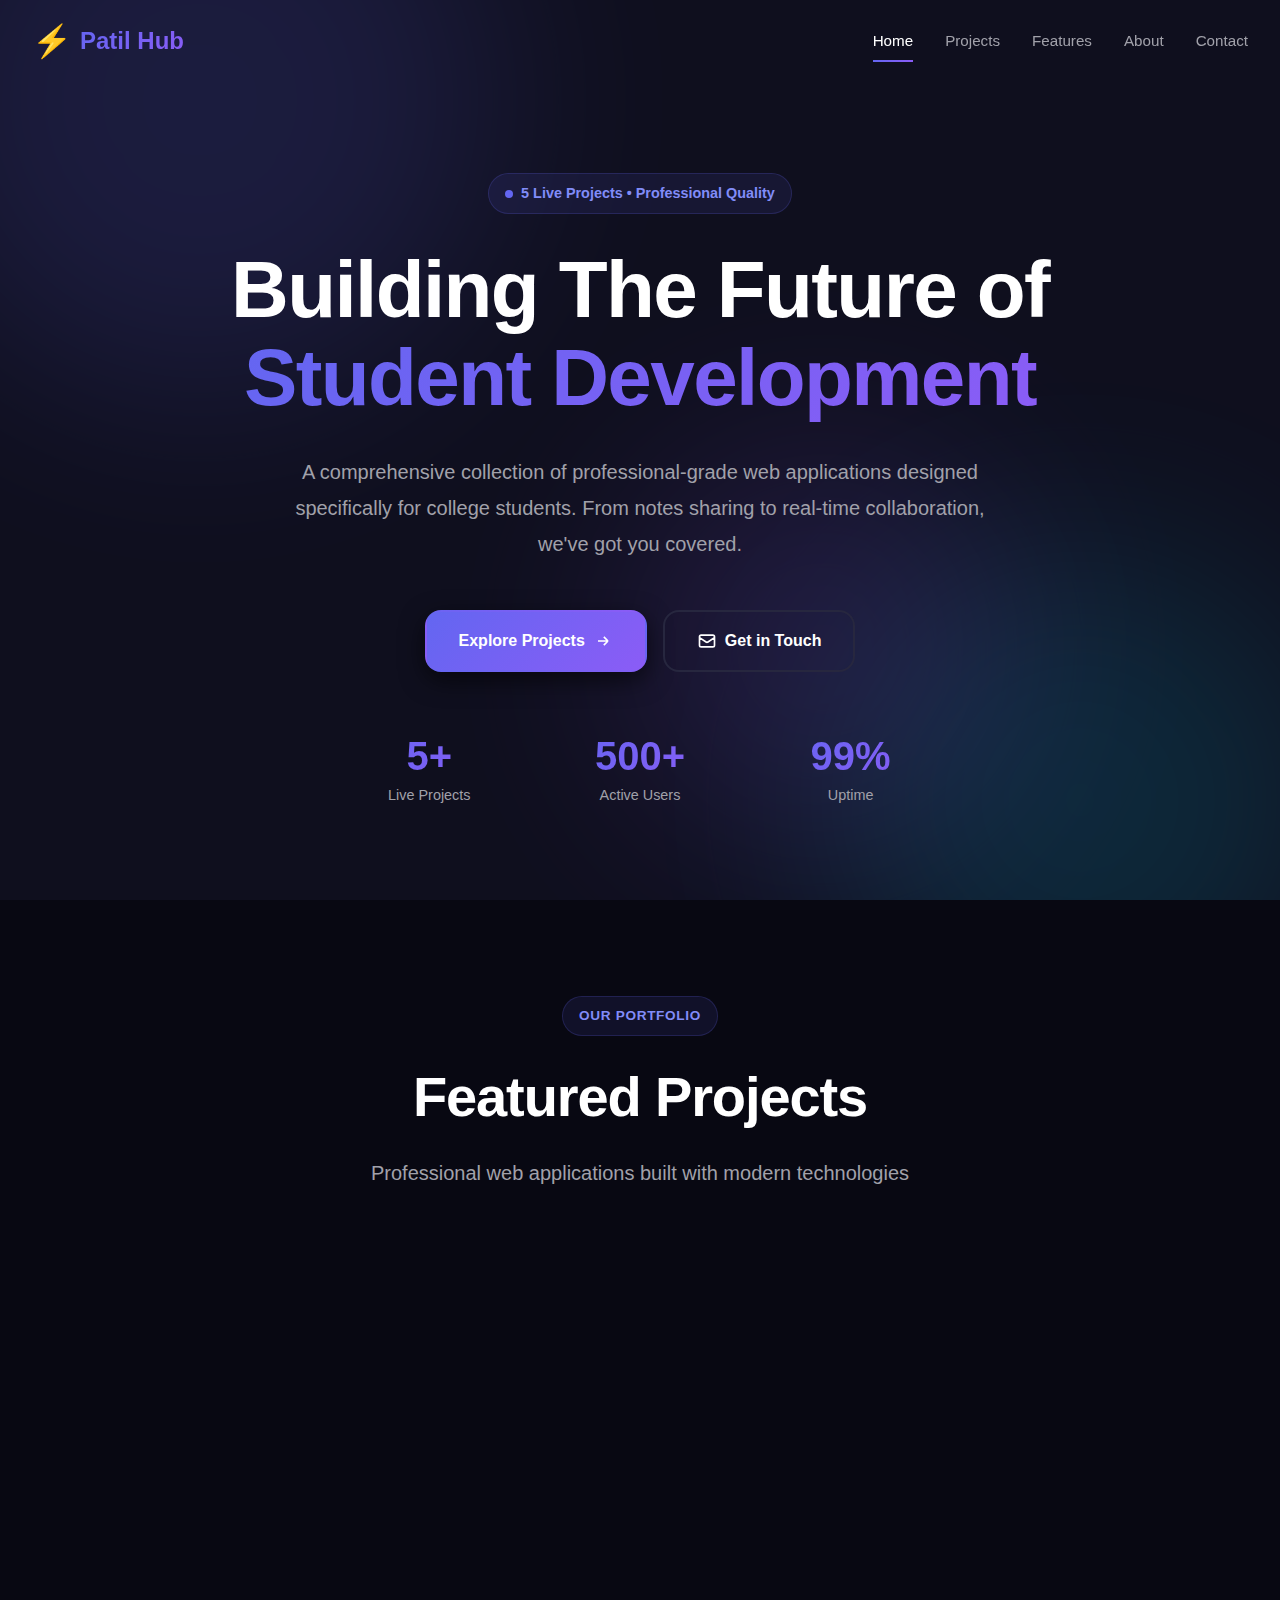
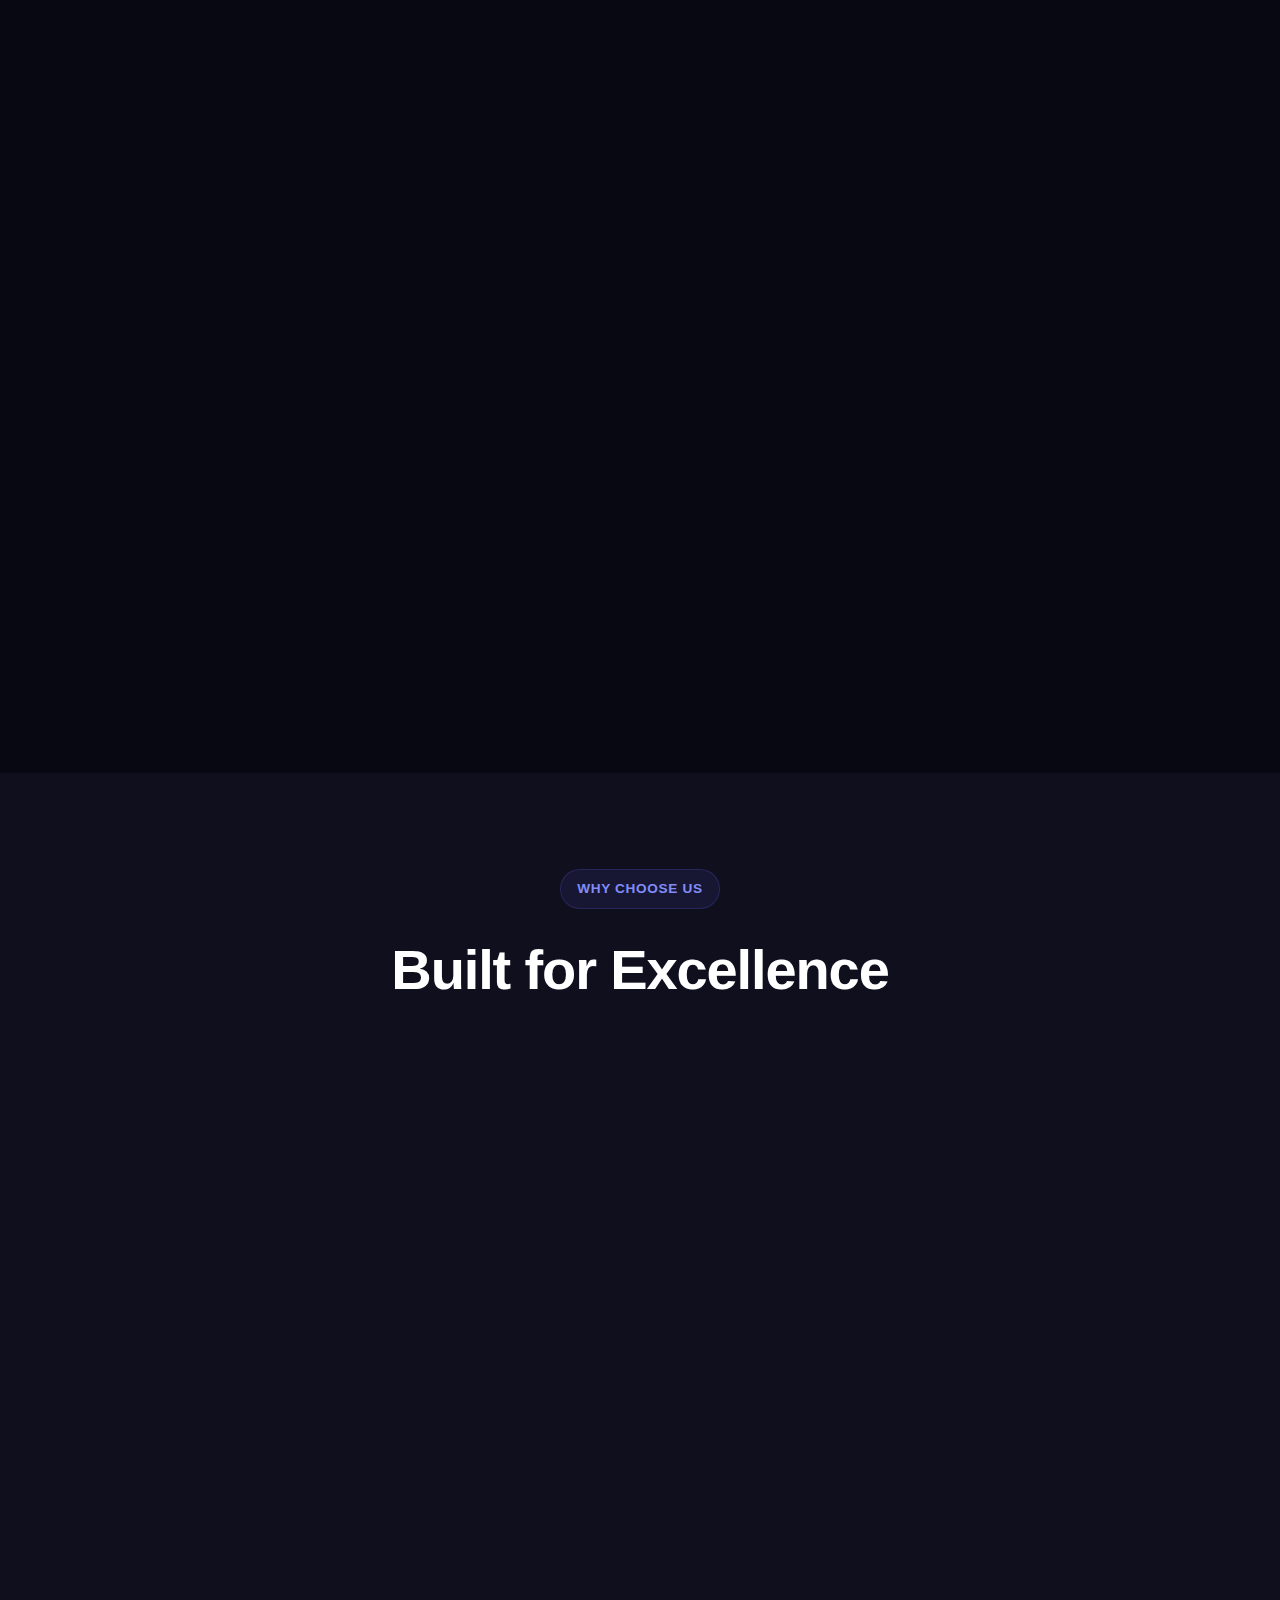
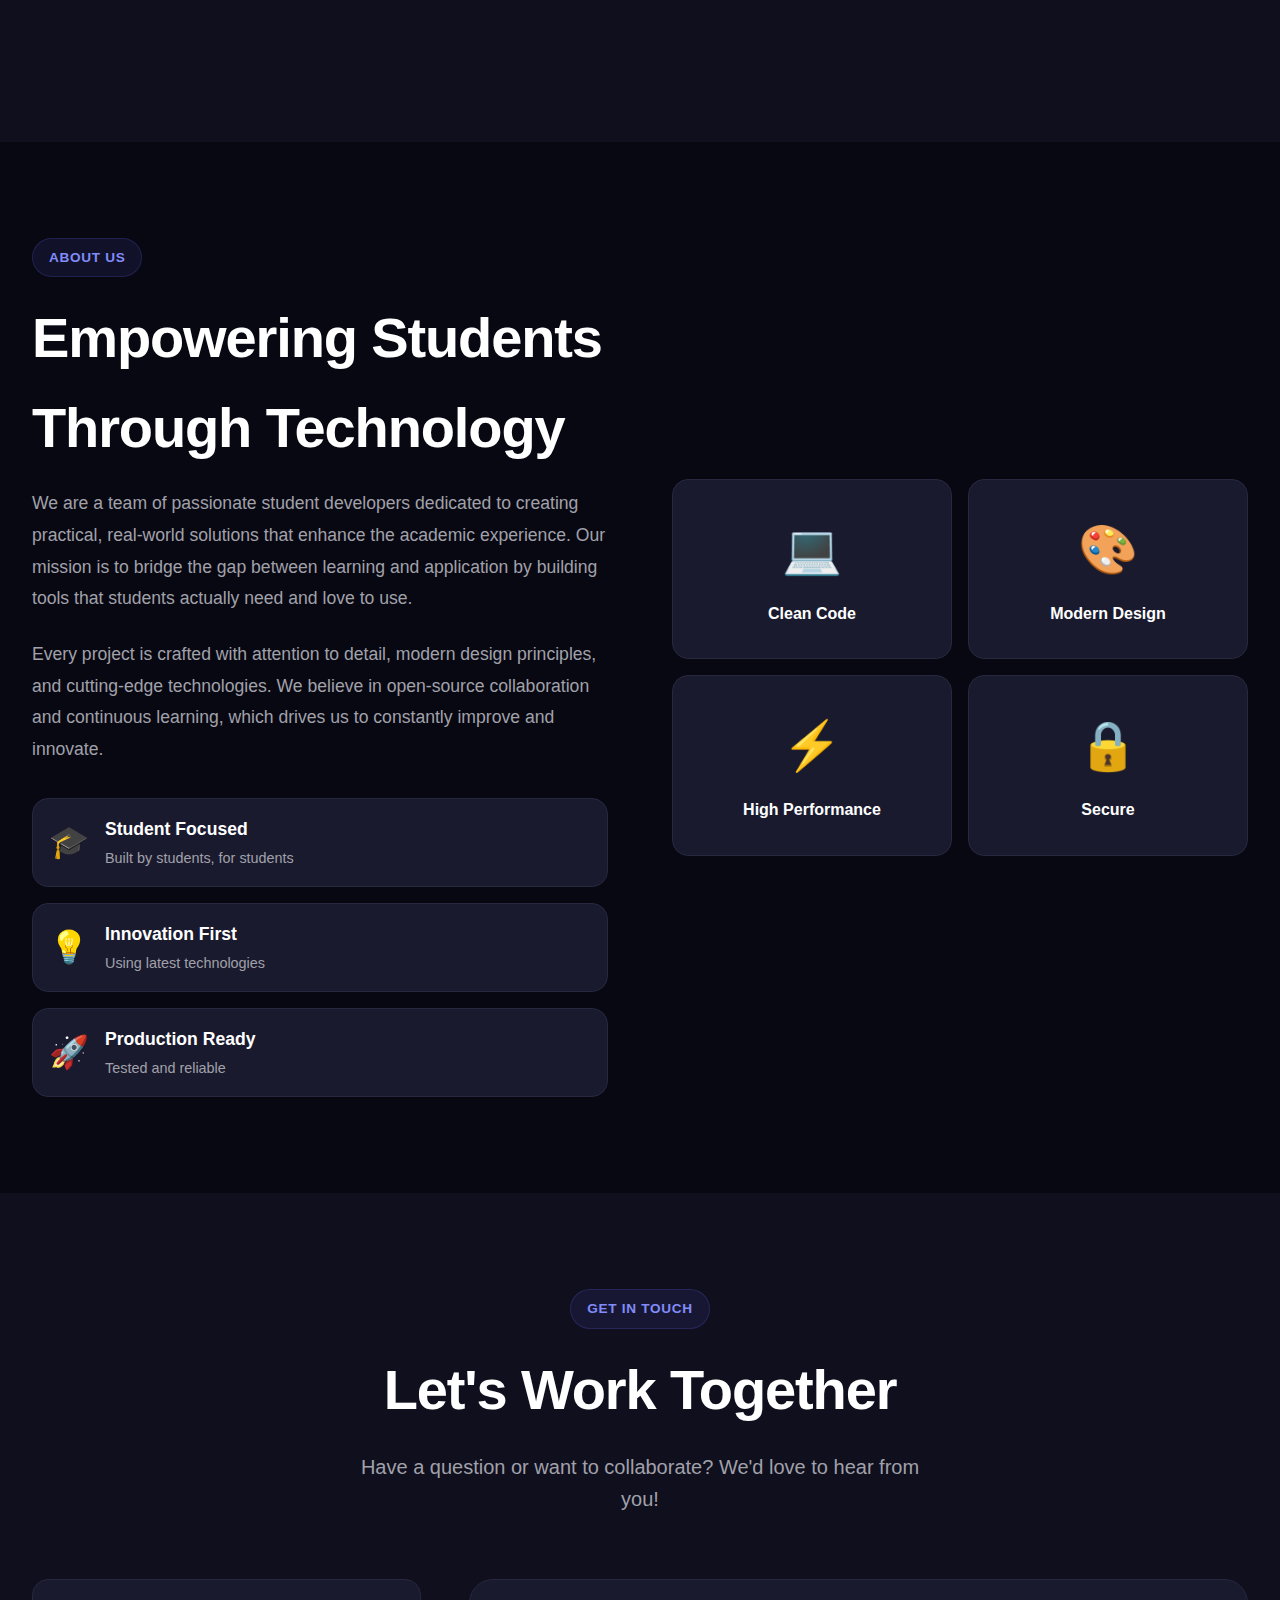
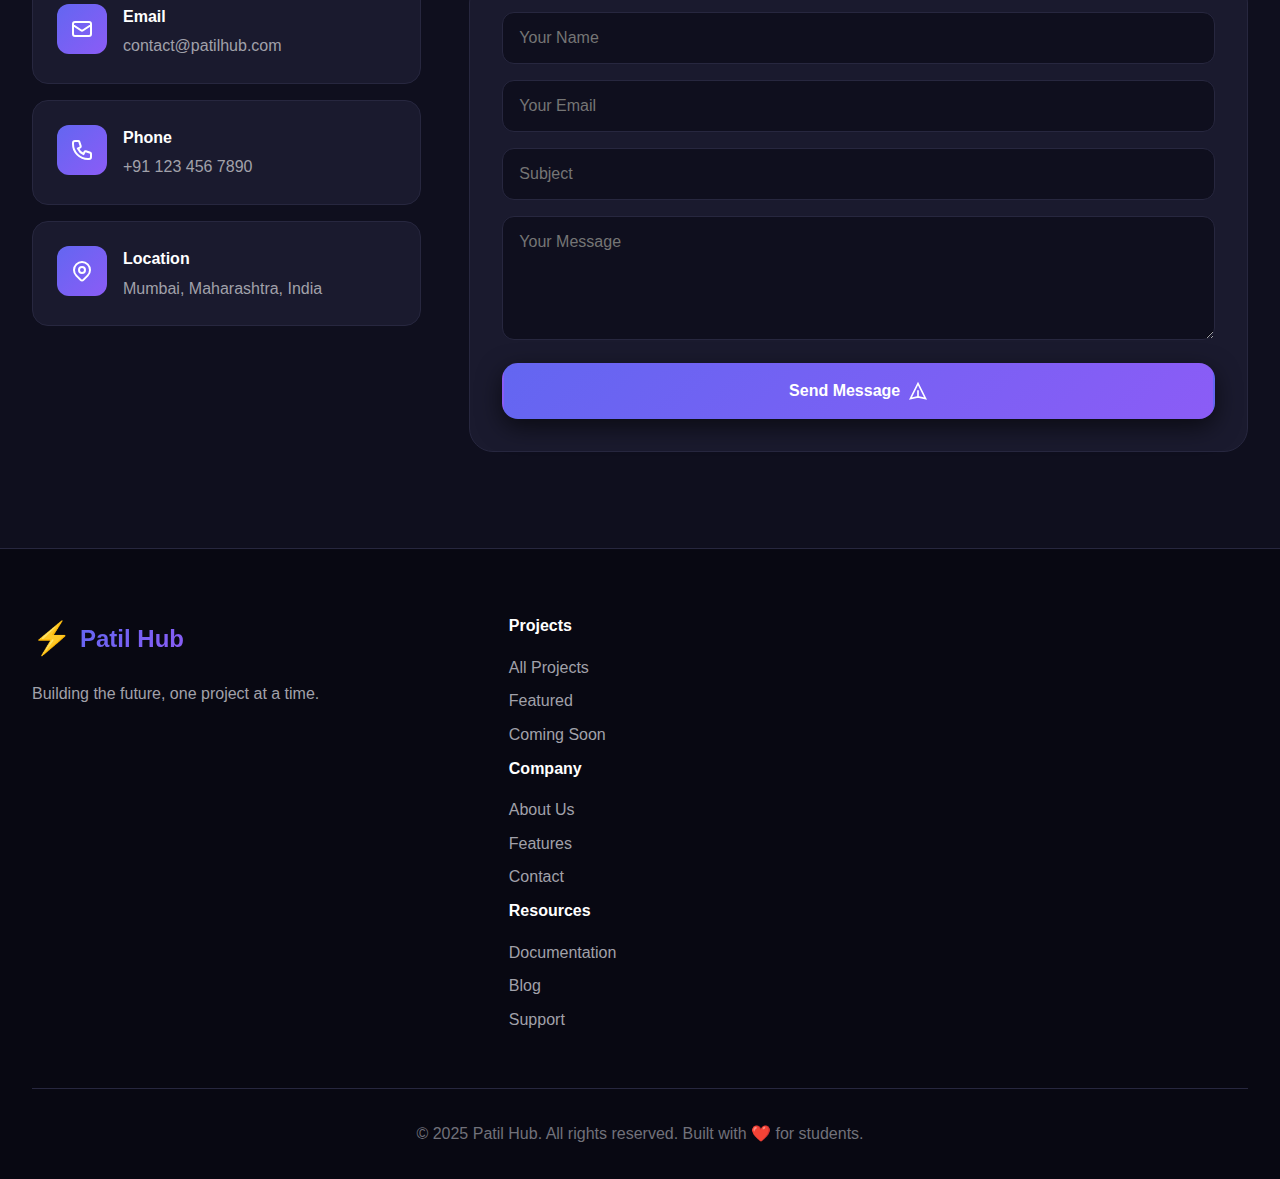
<file: mian/index.html>
<!DOCTYPE html>
<html lang="en">

<head>
    <meta charset="UTF-8">
    <meta name="viewport" content="width=device-width, initial-scale=1.0">
    <meta name="description" content="Patil Hub - Professional Web Development Portfolio showcasing 5 production-ready projects for college students">
    <title>Patil Hub - Student Developer Portfolio</title>
    <link rel="stylesheet" href="style.css">
</head>

<body>

    <!-- Loading Screen -->
    <div class="loader" id="loader">
        <div class="loader-content">
            <div class="loader-logo">⚡</div>
            <div class="loader-text">Loading Excellence...</div>
        </div>
    </div>

    <!-- Navigation -->
    <nav class="navbar" id="navbar">
        <div class="nav-container">
            <a href="#hero" class="nav-brand">
                <span class="brand-icon">⚡</span>
                <span class="brand-text">Patil Hub</span>
            </a>

            <div class="nav-menu" id="navMenu">
                <a href="#hero" class="nav-item active">Home</a>
                <a href="#projects" class="nav-item">Projects</a>
                <a href="#features" class="nav-item">Features</a>
                <a href="#about" class="nav-item">About</a>
                <a href="#contact" class="nav-item">Contact</a>
            </div>

            <button class="nav-toggle" id="navToggle" aria-label="Toggle Navigation">
                <span></span>
                <span></span>
                <span></span>
            </button>
        </div>
    </nav>

    <!-- Hero Section -->
    <section id="hero" class="hero">
        <div class="hero-background">
            <div class="gradient-orb orb-1"></div>
            <div class="gradient-orb orb-2"></div>
            <div class="gradient-orb orb-3"></div>
        </div>

        <div class="hero-container">
            <div class="hero-badge">
                <span class="badge-dot"></span>
                <span>5 Live Projects • Professional Quality</span>
            </div>

            <h1 class="hero-title">
                Building The Future of
                <span class="hero-gradient">Student Development</span>
            </h1>

            <p class="hero-description">
                A comprehensive collection of professional-grade web applications designed specifically for college students. From notes sharing to real-time collaboration, we've got you covered.
            </p>

            <div class="hero-actions">
                <a href="#projects" class="btn btn-primary">
                    <span>Explore Projects</span>
                    <svg width="20" height="20" fill="none" stroke="currentColor" stroke-width="2" viewBox="0 0 24 24">
                        <path d="M13 7l5 5m0 0l-5 5m5-5H6"/>
                    </svg>
                </a>
                <a href="#contact" class="btn btn-outline">
                    <svg width="20" height="20" fill="none" stroke="currentColor" stroke-width="2" viewBox="0 0 24 24">
                        <path d="M3 8l7.89 5.26a2 2 0 002.22 0L21 8M5 19h14a2 2 0 002-2V7a2 2 0 00-2-2H5a2 2 0 00-2 2v10a2 2 0 002 2z"/>
                    </svg>
                    <span>Get in Touch</span>
                </a>
            </div>

            <div class="hero-metrics">
                <div class="metric-card">
                    <div class="metric-number">5+</div>
                    <div class="metric-label">Live Projects</div>
                </div>
                <div class="metric-card">
                    <div class="metric-number">500+</div>
                    <div class="metric-label">Active Users</div>
                </div>
                <div class="metric-card">
                    <div class="metric-number">99%</div>
                    <div class="metric-label">Uptime</div>
                </div>
            </div>
        </div>
    </section>

    <!-- Projects Section -->
    <section id="projects" class="projects">
        <div class="section-container">
            <div class="section-header">
                <span class="section-badge">Our Portfolio</span>
                <h2 class="section-title">Featured Projects</h2>
                <p class="section-subtitle">
                    Professional web applications built with modern technologies
                </p>
            </div>

            <div class="projects-grid" id="projectsGrid">
                <!-- Projects will be generated by JavaScript -->
            </div>
        </div>
    </section>

    <!-- Features Section -->
    <section id="features" class="features">
        <div class="section-container">
            <div class="section-header">
                <span class="section-badge">Why Choose Us</span>
                <h2 class="section-title">Built for Excellence</h2>
            </div>

            <div class="features-grid">
                <div class="feature-card">
                    <div class="feature-icon">
                        <svg width="32" height="32" fill="none" stroke="currentColor" stroke-width="2" viewBox="0 0 24 24">
                            <path d="M13 10V3L4 14h7v7l9-11h-7z"/>
                        </svg>
                    </div>
                    <h3 class="feature-title">Lightning Fast</h3>
                    <p class="feature-text">Optimized for speed with modern web technologies and best practices.</p>
                </div>

                <div class="feature-card">
                    <div class="feature-icon">
                        <svg width="32" height="32" fill="none" stroke="currentColor" stroke-width="2" viewBox="0 0 24 24">
                            <path d="M12 15v2m-6 4h12a2 2 0 002-2v-6a2 2 0 00-2-2H6a2 2 0 00-2 2v6a2 2 0 002 2zm10-10V7a4 4 0 00-8 0v4h8z"/>
                        </svg>
                    </div>
                    <h3 class="feature-title">Secure & Reliable</h3>
                    <p class="feature-text">Enterprise-grade security with data encryption and secure authentication.</p>
                </div>

                <div class="feature-card">
                    <div class="feature-icon">
                        <svg width="32" height="32" fill="none" stroke="currentColor" stroke-width="2" viewBox="0 0 24 24">
                            <path d="M12 18h.01M8 21h8a2 2 0 002-2V5a2 2 0 00-2-2H8a2 2 0 00-2 2v14a2 2 0 002 2z"/>
                        </svg>
                    </div>
                    <h3 class="feature-title">Mobile First</h3>
                    <p class="feature-text">Fully responsive design that works seamlessly across all devices.</p>
                </div>

                <div class="feature-card">
                    <div class="feature-icon">
                        <svg width="32" height="32" fill="none" stroke="currentColor" stroke-width="2" viewBox="0 0 24 24">
                            <path d="M7 8h10M7 12h4m1 8l-4-4H5a2 2 0 01-2-2V6a2 2 0 012-2h14a2 2 0 012 2v8a2 2 0 01-2 2h-3l-4 4z"/>
                        </svg>
                    </div>
                    <h3 class="feature-title">24/7 Support</h3>
                    <p class="feature-text">Dedicated support team ready to help you anytime, anywhere.</p>
                </div>

                <div class="feature-card">
                    <div class="feature-icon">
                        <svg width="32" height="32" fill="none" stroke="currentColor" stroke-width="2" viewBox="0 0 24 24">
                            <path d="M4 4v5h.582m15.356 2A8.001 8.001 0 004.582 9m0 0H9m11 11v-5h-.581m0 0a8.003 8.003 0 01-15.357-2m15.357 2H15"/>
                        </svg>
                    </div>
                    <h3 class="feature-title">Regular Updates</h3>
                    <p class="feature-text">Continuous improvements and new features based on user feedback.</p>
                </div>

                <div class="feature-card">
                    <div class="feature-icon">
                        <svg width="32" height="32" fill="none" stroke="currentColor" stroke-width="2" viewBox="0 0 24 24">
                            <path d="M12 6V4m0 2a2 2 0 100 4m0-4a2 2 0 110 4m-6 8a2 2 0 100-4m0 4a2 2 0 110-4m0 4v2m0-6V4m6 6v10m6-2a2 2 0 100-4m0 4a2 2 0 110-4m0 4v2m0-6V4"/>
                        </svg>
                    </div>
                    <h3 class="feature-title">Customizable</h3>
                    <p class="feature-text">Flexible architecture allowing easy customization to meet your needs.</p>
                </div>
            </div>
        </div>
    </section>

    <!-- About Section -->
    <section id="about" class="about">
        <div class="section-container">
            <div class="about-content">
                <div class="about-text">
                    <span class="section-badge">About Us</span>
                    <h2 class="section-title">Empowering Students Through Technology</h2>
                    <p class="about-description">
                        We are a team of passionate student developers dedicated to creating practical, real-world solutions that enhance the academic experience. Our mission is to bridge the gap between learning and application by building tools that students actually need
                        and love to use.
                    </p>
                    <p class="about-description">
                        Every project is crafted with attention to detail, modern design principles, and cutting-edge technologies. We believe in open-source collaboration and continuous learning, which drives us to constantly improve and innovate.
                    </p>

                    <div class="about-stats">
                        <div class="stat-item">
                            <div class="stat-icon">🎓</div>
                            <div class="stat-content">
                                <div class="stat-title">Student Focused</div>
                                <div class="stat-desc">Built by students, for students</div>
                            </div>
                        </div>
                        <div class="stat-item">
                            <div class="stat-icon">💡</div>
                            <div class="stat-content">
                                <div class="stat-title">Innovation First</div>
                                <div class="stat-desc">Using latest technologies</div>
                            </div>
                        </div>
                        <div class="stat-item">
                            <div class="stat-icon">🚀</div>
                            <div class="stat-content">
                                <div class="stat-title">Production Ready</div>
                                <div class="stat-desc">Tested and reliable</div>
                            </div>
                        </div>
                    </div>
                </div>

                <div class="about-visual">
                    <div class="visual-card card-1">
                        <div class="visual-icon">💻</div>
                        <div class="visual-label">Clean Code</div>
                    </div>
                    <div class="visual-card card-2">
                        <div class="visual-icon">🎨</div>
                        <div class="visual-label">Modern Design</div>
                    </div>
                    <div class="visual-card card-3">
                        <div class="visual-icon">⚡</div>
                        <div class="visual-label">High Performance</div>
                    </div>
                    <div class="visual-card card-4">
                        <div class="visual-icon">🔒</div>
                        <div class="visual-label">Secure</div>
                    </div>
                </div>
            </div>
        </div>
    </section>

    <!-- Contact Section -->
    <section id="contact" class="contact">
        <div class="section-container">
            <div class="section-header">
                <span class="section-badge">Get In Touch</span>
                <h2 class="section-title">Let's Work Together</h2>
                <p class="section-subtitle">
                    Have a question or want to collaborate? We'd love to hear from you!
                </p>
            </div>

            <div class="contact-content">
                <div class="contact-info">
                    <div class="info-card">
                        <div class="info-icon">
                            <svg width="24" height="24" fill="none" stroke="currentColor" stroke-width="2" viewBox="0 0 24 24">
                                <path d="M3 8l7.89 5.26a2 2 0 002.22 0L21 8M5 19h14a2 2 0 002-2V7a2 2 0 00-2-2H5a2 2 0 00-2 2v10a2 2 0 002 2z"/>
                            </svg>
                        </div>
                        <div class="info-content">
                            <h4>Email</h4>
                            <a href="mailto:contact@patilhub.com">contact@patilhub.com</a>
                        </div>
                    </div>

                    <div class="info-card">
                        <div class="info-icon">
                            <svg width="24" height="24" fill="none" stroke="currentColor" stroke-width="2" viewBox="0 0 24 24">
                                <path d="M3 5a2 2 0 012-2h3.28a1 1 0 01.948.684l1.498 4.493a1 1 0 01-.502 1.21l-2.257 1.13a11.042 11.042 0 005.516 5.516l1.13-2.257a1 1 0 011.21-.502l4.493 1.498a1 1 0 01.684.949V19a2 2 0 01-2 2h-1C9.716 21 3 14.284 3 6V5z"/>
                            </svg>
                        </div>
                        <div class="info-content">
                            <h4>Phone</h4>
                            <a href="tel:+911234567890">+91 123 456 7890</a>
                        </div>
                    </div>

                    <div class="info-card">
                        <div class="info-icon">
                            <svg width="24" height="24" fill="none" stroke="currentColor" stroke-width="2" viewBox="0 0 24 24">
                                <path d="M17.657 16.657L13.414 20.9a1.998 1.998 0 01-2.827 0l-4.244-4.243a8 8 0 1111.314 0z"/>
                                <path d="M15 11a3 3 0 11-6 0 3 3 0 016 0z"/>
                            </svg>
                        </div>
                        <div class="info-content">
                            <h4>Location</h4>
                            <p>Mumbai, Maharashtra, India</p>
                        </div>
                    </div>
                </div>

                <form class="contact-form" id="contactForm">
                    <div class="form-group">
                        <input type="text" placeholder="Your Name" required>
                    </div>
                    <div class="form-group">
                        <input type="email" placeholder="Your Email" required>
                    </div>
                    <div class="form-group">
                        <input type="text" placeholder="Subject" required>
                    </div>
                    <div class="form-group">
                        <textarea rows="5" placeholder="Your Message" required></textarea>
                    </div>
                    <button type="submit" class="btn btn-primary btn-block">
                        <span>Send Message</span>
                        <svg width="20" height="20" fill="none" stroke="currentColor" stroke-width="2" viewBox="0 0 24 24">
                            <path d="M12 19l9 2-9-18-9 18 9-2zm0 0v-8"/>
                        </svg>
                    </button>
                </form>
            </div>
        </div>
    </section>

    <!-- Footer -->
    <footer class="footer">
        <div class="footer-container">
            <div class="footer-content">
                <div class="footer-brand">
                    <div class="footer-logo">
                        <span class="brand-icon">⚡</span>
                        <span class="brand-text">Patil Hub</span>
                    </div>
                    <p class="footer-tagline">Building the future, one project at a time.</p>
                </div>

                <div class="footer-links">
                    <div class="footer-column">
                        <h4>Projects</h4>
                        <a href="#projects">All Projects</a>
                        <a href="#projects">Featured</a>
                        <a href="#projects">Coming Soon</a>
                    </div>

                    <div class="footer-column">
                        <h4>Company</h4>
                        <a href="#about">About Us</a>
                        <a href="#features">Features</a>
                        <a href="#contact">Contact</a>
                    </div>

                    <div class="footer-column">
                        <h4>Resources</h4>
                        <a href="#">Documentation</a>
                        <a href="#">Blog</a>
                        <a href="#">Support</a>
                    </div>
                </div>
            </div>

            <div class="footer-bottom">
                <p>&copy; 2025 Patil Hub. All rights reserved. Built with ❤️ for students.</p>
            </div>
        </div>
    </footer>

    <script src="script.js"></script>
</body>

</html>
</file>
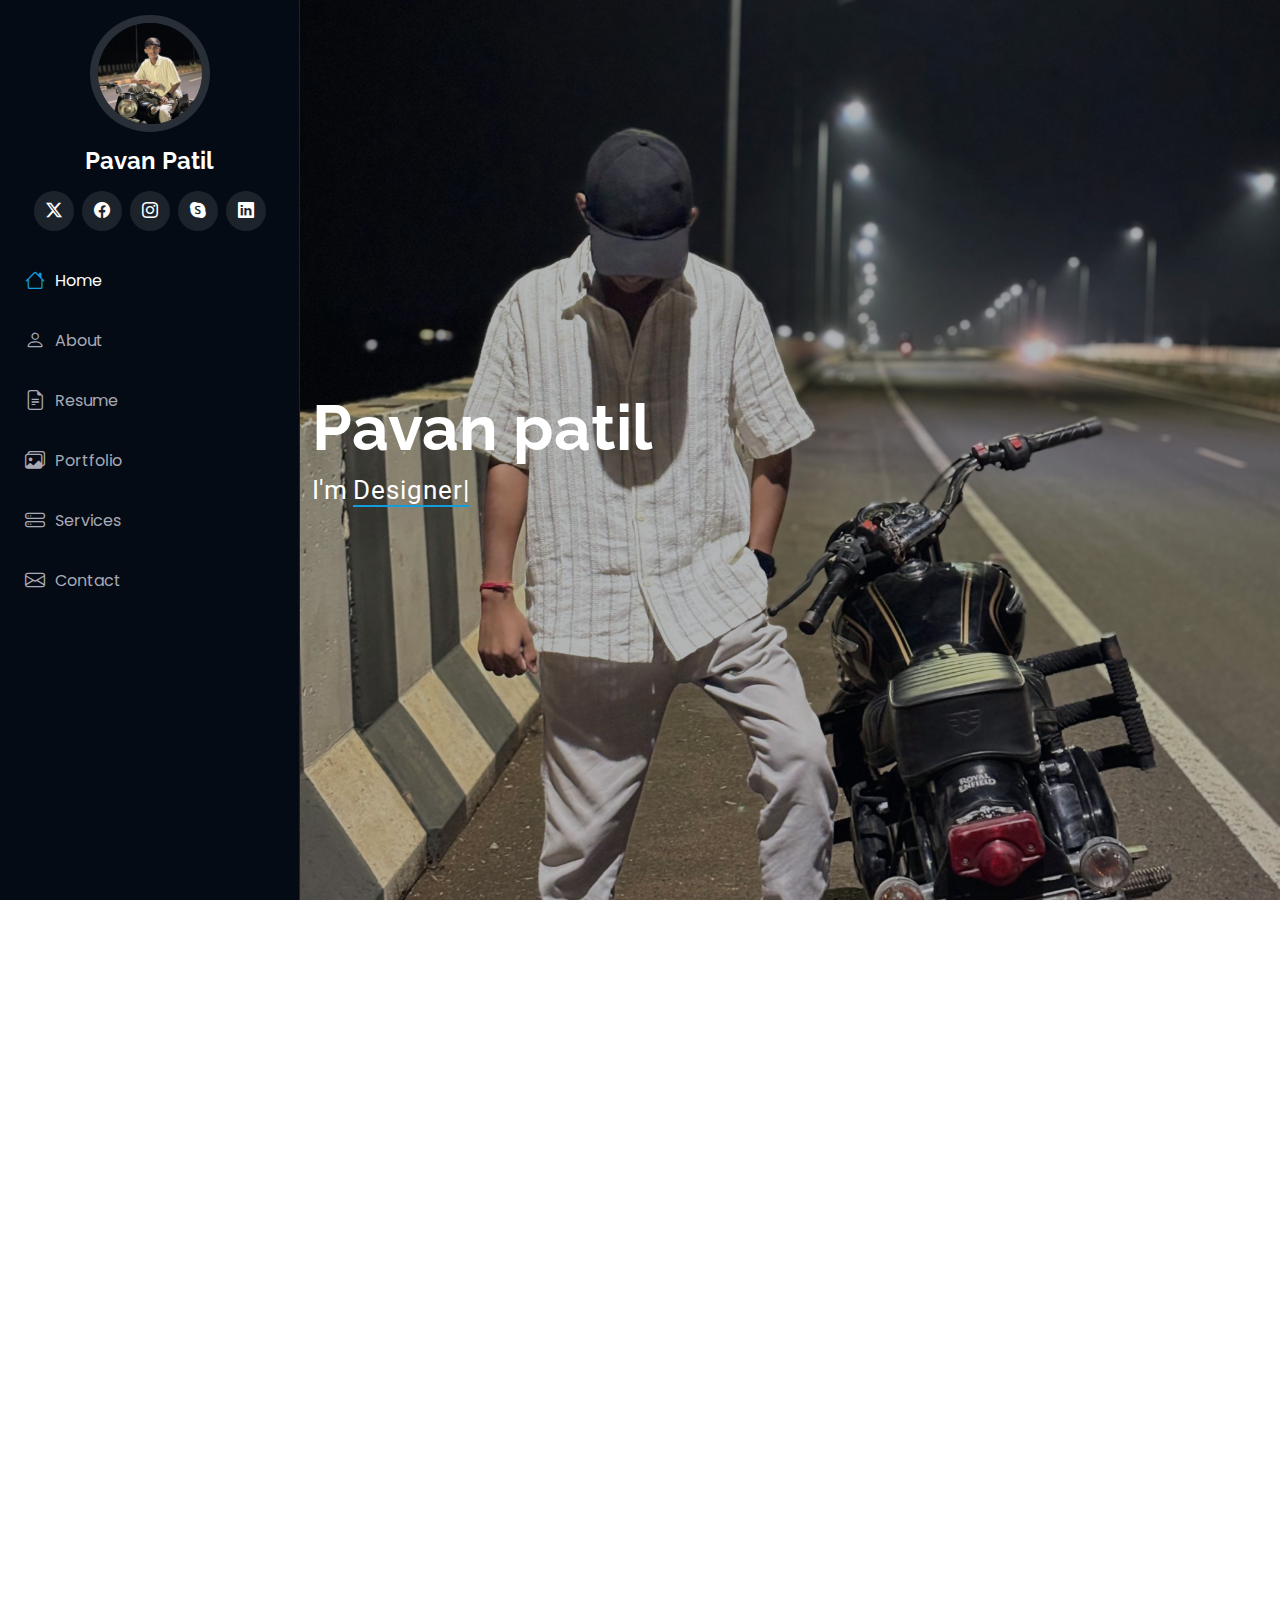
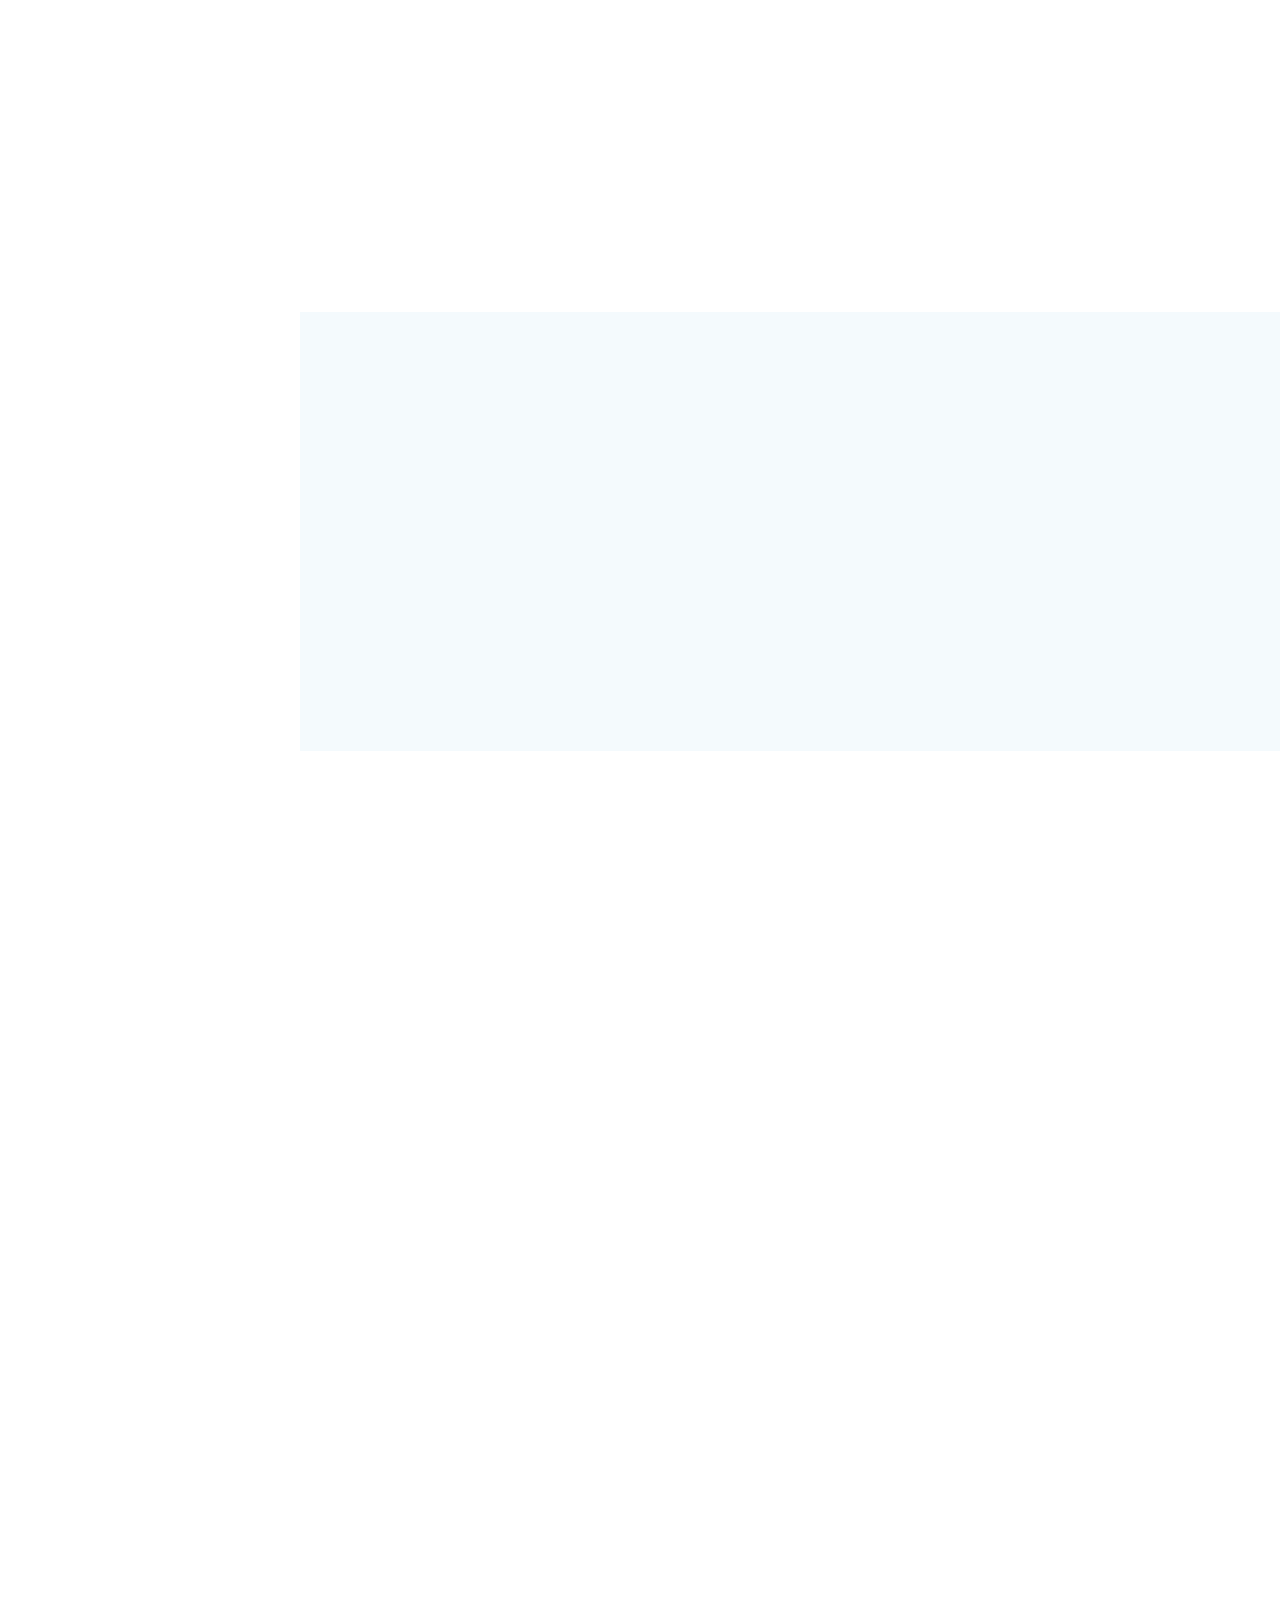
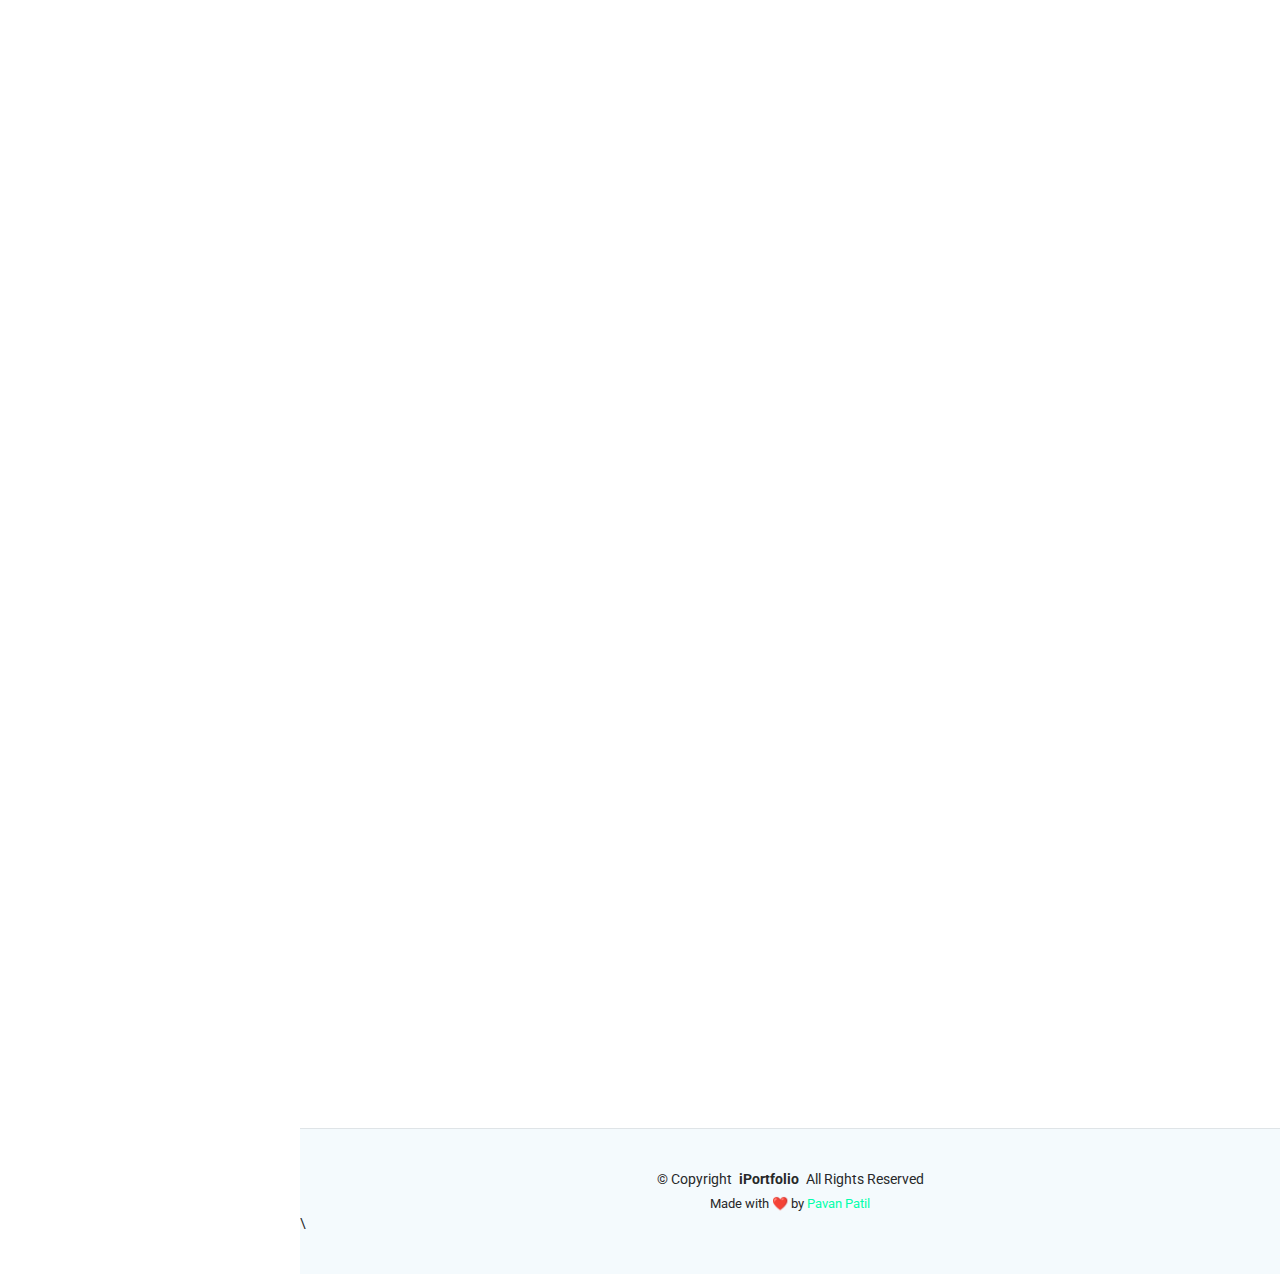
<file: pavan patil portfolio/index.html>
<!DOCTYPE html>
<html lang="en">

<head>
    <meta charset="utf-8">
    <meta content="width=device-width, initial-scale=1.0" name="viewport">
    <title>Index - iPortfolio Bootstrap Template</title>
    <meta content="" name="description">
    <meta content="" name="keywords">

    <!-- Favicons -->
    <link href="assets/img/favicon.png" rel="icon">
    <link href="assets/img/apple-touch-icon.png" rel="apple-touch-icon">

    <!-- Fonts -->
    <link href="https://fonts.googleapis.com" rel="preconnect">
    <link href="https://fonts.gstatic.com" rel="preconnect" crossorigin>
    <link href="https://fonts.googleapis.com/css2?family=Roboto:ital,wght@0,100;0,300;0,400;0,500;0,700;0,900;1,100;1,300;1,400;1,500;1,700;1,900&family=Poppins:ital,wght@0,100;0,200;0,300;0,400;0,500;0,600;0,700;0,800;0,900;1,100;1,200;1,300;1,400;1,500;1,600;1,700;1,800;1,900&family=Raleway:ital,wght@0,100;0,200;0,300;0,400;0,500;0,600;0,700;0,800;0,900;1,100;1,200;1,300;1,400;1,500;1,600;1,700;1,800;1,900&display=swap"
        rel="stylesheet">

    <!-- Vendor CSS Files -->
    <link href="assets/vendor/bootstrap/css/bootstrap.min.css" rel="stylesheet">
    <link href="assets/vendor/bootstrap-icons/bootstrap-icons.css" rel="stylesheet">
    <link href="assets/vendor/aos/aos.css" rel="stylesheet">
    <link href="assets/vendor/glightbox/css/glightbox.min.css" rel="stylesheet">
    <link href="assets/vendor/swiper/swiper-bundle.min.css" rel="stylesheet">

    <!-- Main CSS File -->
    <link href="assets/css/main.css" rel="stylesheet">

    <!-- =======================================================
  * Template Name: iPortfolio
  * Template URL: https://bootstrapmade.com/iportfolio-bootstrap-portfolio-websites-template/
  * Updated: Jun 29 2024 with Bootstrap v5.3.3
  * Author: BootstrapMade.com
  * License: https://bootstrapmade.com/license/
  ======================================================== -->
</head>

<body class="index-page">

    <header id="header" class="header dark-background d-flex flex-column">
        <i class="header-toggle d-xl-none bi bi-list"></i>

        <div class="profile-img">
            <img src="assets/img/profile.jpg" alt="" class="img-fluid rounded-circle">
        </div>

        <a href="index.html" class="logo d-flex align-items-center justify-content-center">
            <!-- Uncomment the line below if you also wish to use an image logo -->
            <!-- <img src="assets/img/logo.png" alt=""> -->
            <h1 class="sitename"> Pavan Patil </h1>
        </a>

        <div class="social-links text-center">
            <a href="https://x.com/Pavan___Patil__" target="_blank" class="twitter"><i class="bi bi-twitter-x"></i></a>
            <a href="https://www.facebook.com/profile.php?id=100053231675998&mibextid=ZbWKwL" target="_blank" class="facebook"><i class="bi bi-facebook"></i></a>
            <a href="https://www.instagram.com/pavan____patil____?igsh=MXVwcG9yZXZhYXhmdQ==" target="_blank" class="instagram"><i class="bi bi-instagram"></i></a>
            <a href="https://wa.me/9606558427?text=Hello%20Sir,%20I%20need%20information%20about%20your%20you" target="_blank" class="google-plus"><i class="bi bi-skype"></i></a>
            <a href="#" class="linkedin"><i class="bi bi-linkedin"></i></a>
        </div>

        <nav id="navmenu" class="navmenu">
            <ul>
                <li><a href="#hero" class="active"><i class="bi bi-house navicon"></i>Home</a></li>
                <li><a href="#about"><i class="bi bi-person navicon"></i> About</a></li>
                <li><a href="#resume"><i class="bi bi-file-earmark-text navicon"></i> Resume</a></li>
                <li><a href="#portfolio"><i class="bi bi-images navicon"></i> Portfolio</a></li>
                <li><a href="#services"><i class="bi bi-hdd-stack navicon"></i> Services</a></li>
                <!-- <li class="dropdown"><a href="#"><i class="bi bi-menu-button navicon"></i> <span>Dropdown</span> <i class="bi bi-chevron-down toggle-dropdown"></i></a>
                     <ul>
                        <li><a href="#">Dropdown 1</a></li>
                        <li class="dropdown"><a href="#"><span>Deep Dropdown</span> <i class="bi bi-chevron-down toggle-dropdown"></i></a>
                            <ul>
                                <li><a href="#">Deep Dropdown 1</a></li>
                                <li><a href="#">Deep Dropdown 2</a></li>
                                <li><a href="#">Deep Dropdown 3</a></li>
                                <li><a href="#">Deep Dropdown 4</a></li>
                                <li><a href="#">Deep Dropdown 5</a></li>
                            </ul>
                        </li>
                        <li><a href="#">Dropdown 2</a></li>
                        <li><a href="#">Dropdown 3</a></li>
                        <li><a href="#">Dropdown 4</a></li>
                    </ul> 
                </li> -->
                <li><a href="#contact"><i class="bi bi-envelope navicon"></i> Contact</a></li>
            </ul>
        </nav>

    </header>

    <main class="main">

        <!-- Hero Section -->
        <section id="hero" class="hero section dark-background">

            <img src="assets/img/landingpavan.jpg" alt="" data-aos="fade-in" class="">

            <div class="container" data-aos="fade-up" data-aos-delay="100">
                <h2>Pavan patil</h2>
                <p>I'm <span class="typed" data-typed-items="Designer, Developer, Freelancer, Photographer">Designer</span><span class="typed-cursor typed-cursor--blink" aria-hidden="true"></span><span class="typed-cursor typed-cursor--blink" aria-hidden="true"></span></p>
            </div>

        </section>
        <!-- /Hero Section -->

        <!-- About Section -->
        <section id="about" class="about section">

            <!-- Section Title -->
            <div class="container section-title" data-aos="fade-up">
                <h2>About</h2>
                <p>Hey there! I’m <span style="font-weight: 600; color: black;"> PAVAN PATIL,</span> a self-driven and passionate front-end web developer who loves bringing ideas to life through clean, modern, and interactive designs. With a strong foundation
                    in HTML, CSS, and JavaScript, I focus on creating responsive, user-friendly websites that not only look beautiful but also perform flawlessly across all devices.</p>
            </div>
            <!-- End Section Title -->

            <div class="container" data-aos="fade-up" data-aos-delay="100">

                <div class="row gy-4 justify-content-center">
                    <div class="col-lg-4">
                        <img src="assets/img/sitpavan.jpg" class="img-fluid" alt="">
                    </div>
                    <div class="col-lg-8 content">
                        <h2>UI/UX Designer &amp; Web Developer.</h2>
                        <!-- <p class="fst-italic py-3">
                            Lorem ipsum dolor sit amet, consectetur adipiscing elit, sed do eiusmod tempor incididunt ut labore et dolore magna aliqua.
                        </p> -->
                        <div class="row">
                            <div class="col-lg-6">
                                <ul>
                                    <li><i class="bi bi-chevron-right"></i> <strong>Birthday:</strong> <span>5 May 2005</span></li>
                                    <li><i class="bi bi-chevron-right"></i> <strong>Website:</strong> <span><a href="https://pavanpatillinktree.netlify.app">pavan patil </a></span></li>
                                    <li><i class="bi bi-chevron-right"></i> <strong>Phone:</strong> <span>9606558427</span></li>
                                    <li><i class="bi bi-chevron-right"></i> <strong>City:</strong> <span>Bidar kosam</span></li>
                                </ul>
                            </div>
                            <div class="col-lg-6">
                                <ul>
                                    <li><i class="bi bi-chevron-right"></i> <strong>Age:</strong> <span>20</span></li>
                                    <li><i class="bi bi-chevron-right"></i> <strong>Degree:</strong> <span>BCA</span></li>
                                    <li><i class="bi bi-chevron-right"></i> <strong>Email:</strong> <span>pavanpatil9104@gmail.com</span></li>
                                    <li><i class="bi bi-chevron-right"></i> <strong>Freelance:</strong> <span>Available</span></li>
                                </ul>
                            </div>
                        </div>
                        <p class="py-3">
                            I'm currently learning more about backend integration and diving into <span style="font-weight: 600; color: blueviolet;">cybersecurity </span> to expand my knowledge and deliver more secure, full-stack solutions.I believe that
                            learning never stops, and I’m always looking for opportunities to grow, collaborate, and contribute to something meaningful. If you're looking for someone who’s passionate, curious, and ready to take on exciting challenges,
                            let’s connect and create something awesome together!
                        </p>
                    </div>
                </div>

            </div>

        </section>
        <!-- /About Section -->

        <!-- Stats Section -->
        <section id="stats" class="stats section">

            <div class="container" data-aos="fade-up" data-aos-delay="100">

                <div class="row gy-4">

                    <div class="col-lg-3 col-md-6">
                        <div class="stats-item">
                            <i class="bi bi-emoji-smile"></i>
                            <span data-purecounter-start="0" data-purecounter-end="10" data-purecounter-duration="1" class="purecounter"></span>
                            <p><strong>Happy Clients</strong> <span></span></p>
                        </div>
                    </div>
                    <!-- End Stats Item -->

                    <div class="col-lg-3 col-md-6">
                        <div class="stats-item">
                            <i class="bi bi-journal-richtext"></i>
                            <span data-purecounter-start="0" data-purecounter-end="20" data-purecounter-duration="1" class="purecounter"></span>
                            <p><strong>Projects</strong> <span></span></p>
                        </div>
                    </div>
                    <!-- End Stats Item -->

                    <div class="col-lg-3 col-md-6">
                        <div class="stats-item">
                            <i class="bi bi-headset"></i>
                            <span data-purecounter-start="0" data-purecounter-end="200" data-purecounter-duration="1" class="purecounter"></span>
                            <p><strong>Hours Of Support</strong> <span></span></p>
                        </div>
                    </div>
                    <!-- End Stats Item -->

                    <div class="col-lg-3 col-md-6">
                        <div class="stats-item">
                            <i class="bi bi-people"></i>
                            <span data-purecounter-start="0" data-purecounter-end="3" data-purecounter-duration="1" class="purecounter"></span>
                            <p><strong>Hard Workers</strong> <span></span></p>
                        </div>
                    </div>
                    <!-- End Stats Item -->

                </div>

            </div>

        </section>
        <!-- /Stats Section -->

        <!-- Skills Section -->
        <section id="skills" class="skills section light-background">

            <!-- Section Title -->
            <div class="container section-title" data-aos="fade-up">
                <h2>Skills</h2>
                <p></p>
            </div>
            <!-- End Section Title -->

            <div class="container" data-aos="fade-up" data-aos-delay="100">

                <div class="row skills-content skills-animation">

                    <div class="col-lg-6">

                        <div class="progress">
                            <span class="skill"><span>HTML</span> <i class="val">100%</i></span>
                            <div class="progress-bar-wrap">
                                <div class="progress-bar" role="progressbar" aria-valuenow="100" aria-valuemin="0" aria-valuemax="100"></div>
                            </div>
                        </div>
                        <!-- End Skills Item -->

                        <div class="progress">
                            <span class="skill"><span>CSS</span> <i class="val">90%</i></span>
                            <div class="progress-bar-wrap">
                                <div class="progress-bar" role="progressbar" aria-valuenow="90" aria-valuemin="0" aria-valuemax="100"></div>
                            </div>
                        </div>
                        <!-- End Skills Item -->

                        <div class="progress">
                            <span class="skill"><span>JavaScript</span> <i class="val">30%</i></span>
                            <div class="progress-bar-wrap">
                                <div class="progress-bar" role="progressbar" aria-valuenow="30" aria-valuemin="0" aria-valuemax="100"></div>
                            </div>
                        </div>
                        <!-- End Skills Item -->

                    </div>

                    <div class="col-lg-6">

                        <div class="progress">
                            <span class="skill"><span>Bootstrap</span> <i class="val">80%</i></span>
                            <div class="progress-bar-wrap">
                                <div class="progress-bar" role="progressbar" aria-valuenow="80" aria-valuemin="0" aria-valuemax="100"></div>
                            </div>
                        </div>
                        <!-- End Skills Item -->

                        <div class="progress">
                            <span class="skill"><span>java</span> <i class="val">15%</i></span>
                            <div class="progress-bar-wrap">
                                <div class="progress-bar" role="progressbar" aria-valuenow="15" aria-valuemin="0" aria-valuemax="100"></div>
                            </div>
                        </div>
                        <!-- End Skills Item -->

                        <div class="progress">
                            <span class="skill"><span>canva</span> <i class="val">60%</i></span>
                            <div class="progress-bar-wrap">
                                <div class="progress-bar" role="progressbar" aria-valuenow="60" aria-valuemin="0" aria-valuemax="100"></div>
                            </div>
                        </div>
                        <!-- End Skills Item -->

                    </div>

                </div>

            </div>

        </section>
        <!-- /Skills Section -->

        <!-- Resume Section -->
        <section id="resume" class="resume section">

            <!-- Section Title -->
            <div class="container section-title" data-aos="fade-up">
                <h2>Resume</h2>

            </div>
            <!-- End Section Title -->

            <div class="container">

                <div class="row">

                    <div class="col-lg-6" data-aos="fade-up" data-aos-delay="100">
                        <h3 class="resume-title">Sumary</h3>

                        <div class="resume-item pb-0">
                            <h4>Pavan Patil</h4>
                            <p><em>
Motivated and creative BCA student with strong foundational knowledge in web development, passionate about building modern, responsive websites. Experienced in HTML, CSS, JavaScript, and using libraries to bring interactive designs to life. Developed multiple real-world projects including school, bank, and event websites. Focused on learning, growing, and delivering quality work under deadlines..</em></p>
                            <ul>
                                <li>Location: Bidar, Karnataka, India</li>
                                <li>9606558427</li>
                                <li>pavanaptil9104@gmail.com</li>
                            </ul>
                        </div>
                        <!-- Edn Resume Item -->

                        <h3 class="resume-title">Education</h3>
                        <div class="resume-item">
                            <h4>Bachelor of Computer Applications (BCA) </h4>
                            <h5>Present</h5>
                            <p><em>Shri Satyam College</em></p>
                            <p>Currently pursuing BCA with a focus on web development. Gaining hands-on experience under the guidance of experienced mentors and building real-world projects.</p>
                        </div>
                        <!-- Edn Resume Item -->

                        <div class="resume-item">
                            <h4>PUC in Commerce</h4>
                            <h5>2021-2022</h5>
                            <p><em>Karnataka PU College, Bidar (Gumpa)</em></p>
                            <p>Completed my PUC in the Commerce stream, which provided me with a solid understanding of business principles, accounting, and economics</p>
                        </div>
                        <!-- Edn Resume Item -->

                    </div>

                    <div class="col-lg-6" data-aos="fade-up" data-aos-delay="200">
                        <h3 class="resume-title">Professional Experience</h3>
                        <div class="resume-item">
                            <h4>Freelance Web Developer</h4>
                            <h5>2024 - Present</h5>
                            <!-- <p><em>Experion, New York, NY </em></p> -->
                            <ul>
                                <li>Designed and developed multiple responsive websites using HTML, CSS, JavaScript, and modern UI libraries.</li>
                                <li>Delivered clean, user-friendly interfaces for small businesses and local clients. </li>
                                <li>Customized templates and created interactive components (galleries, modals, forms).</li>
                                <li>Managed deployment using GitHub Pages and integrated basic SEO practices.</li>
                            </ul>
                        </div>
                        <!-- Edn Resume Item -->

                        <div class="resume-item">
                            <h4>Intern Web Developer (Remote)</h4>
                            <h5>Under mentorship of faculty, Shri Satyam College | 2023 – Present</h5>
                            <!-- <p><em>Stepping Stone Advertising, New York, NY</em></p> -->
                            <ul>
                                <li>Collaborated on in-house college project websites, contributing to front-end development and animations.</li>
                                <li>Built interactive elements using JavaScript (e.g., dynamic galleries, event popups).</li>
                                <li>Learned and applied version control using Git and worked in a simulated team environment.</li>
                                <li>Received guidance from faculty on real-time web development techniques and best practices.</li>
                            </ul>
                        </div>
                        <!-- Edn Resume Item -->

                    </div>

                </div>

            </div>

        </section>
        <!-- /Resume Section -->

        <!-- Portfolio Section -->

        <!-- /Portfolio Section -->

        <!-- Services Section -->

        <!-- /Services Section -->

        <!-- Testimonials Section -->
        <!-- <section id="testimonials" class="testimonials section light-background">

            <div class="container section-title" data-aos="fade-up">
                <h2>Testimonials</h2>
                <p>Necessitatibus eius consequatur ex aliquid fuga eum quidem sint consectetur velit</p>
            </div>
          

            <div class="container" data-aos="fade-up" data-aos-delay="100">

                <div class="swiper init-swiper">
                    <script type="application/json" class="swiper-config">
                        {
                            "loop": true,
                            "speed": 600,
                            "autoplay": {
                                "delay": 5000
                            },
                            "slidesPerView": "auto",
                            "pagination": {
                                "el": ".swiper-pagination",
                                "type": "bullets",
                                "clickable": true
                            },
                            "breakpoints": {
                                "320": {
                                    "slidesPerView": 1,
                                    "spaceBetween": 40
                                },
                                "1200": {
                                    "slidesPerView": 3,
                                    "spaceBetween": 1
                                }
                            }
                        }
                    </script>
                    <div class="swiper-wrapper">

                        <div class="swiper-slide">
                            <div class="testimonial-item">
                                <p>
                                    <i class="bi bi-quote quote-icon-left"></i>
                                    <span>Proin iaculis purus consequat sem cure digni ssim donec porttitora entum suscipit rhoncus. Accusantium quam, ultricies eget id, aliquam eget nibh et. Maecen aliquam, risus at semper.</span>
                                    <i class="bi bi-quote quote-icon-right"></i>
                                </p>
                                <img src="assets/img/testimonials/testimonials-1.jpg" class="testimonial-img" alt="">
                                <h3>Saul Goodman</h3>
                                <h4>Ceo &amp; Founder</h4>
                            </div>
                        </div>
                       

                        <div class="swiper-slide">
                            <div class="testimonial-item">
                                <p>
                                    <i class="bi bi-quote quote-icon-left"></i>
                                    <span>Export tempor illum tamen malis malis eram quae irure esse labore quem cillum quid malis quorum velit fore eram velit sunt aliqua noster fugiat irure amet legam anim culpa.</span>
                                    <i class="bi bi-quote quote-icon-right"></i>
                                </p>
                                <img src="assets/img/testimonials/testimonials-2.jpg" class="testimonial-img" alt="">
                                <h3>Sara Wilsson</h3>
                                <h4>Designer</h4>
                            </div>
                        </div>
                       

                        <div class="swiper-slide">
                            <div class="testimonial-item">
                                <p>
                                    <i class="bi bi-quote quote-icon-left"></i>
                                    <span>Enim nisi quem export duis labore cillum quae magna enim sint quorum nulla quem veniam duis minim tempor labore quem eram duis noster aute amet eram fore quis sint minim.</span>
                                    <i class="bi bi-quote quote-icon-right"></i>
                                </p>
                                <img src="assets/img/testimonials/testimonials-3.jpg" class="testimonial-img" alt="">
                                <h3>Jena Karlis</h3>
                                <h4>Store Owner</h4>
                            </div>
                        </div>
                       

                        <div class="swiper-slide">
                            <div class="testimonial-item">
                                <p>
                                    <i class="bi bi-quote quote-icon-left"></i>
                                    <span>Fugiat enim eram quae cillum dolore dolor amet nulla culpa multos export minim fugiat dolor enim duis veniam ipsum anim magna sunt elit fore quem dolore labore illum veniam.</span>
                                    <i class="bi bi-quote quote-icon-right"></i>
                                </p>
                                <img src="assets/img/testimonials/testimonials-4.jpg" class="testimonial-img" alt="">
                                <h3>Matt Brandon</h3>
                                <h4>Freelancer</h4>
                            </div>
                        </div>
                       

                        <div class="swiper-slide">
                            <div class="testimonial-item">
                                <p>
                                    <i class="bi bi-quote quote-icon-left"></i>
                                    <span>Quis quorum aliqua sint quem legam fore sunt eram irure aliqua veniam tempor noster veniam sunt culpa nulla illum cillum fugiat legam esse veniam culpa fore nisi cillum quid.</span>
                                    <i class="bi bi-quote quote-icon-right"></i>
                                </p>
                                <img src="assets/img/testimonials/testimonials-5.jpg" class="testimonial-img" alt="">
                                <h3>John Larson</h3>
                                <h4>Entrepreneur</h4>
                            </div>
                        </div>
                       

                    </div>
                    <div class="swiper-pagination"></div>
                </div>

            </div>

        </section> -->
        <!-- /Testimonials Section -->

        <!-- Contact Section -->
        <section id="contact" class="contact section">

            <!-- Section Title -->
            <div class="container section-title" data-aos="fade-up">
                <h2>Contact</h2>
                <p></p>
            </div>
            <!-- End Section Title -->

            <div class="container" data-aos="fade-up" data-aos-delay="100">

                <div class="row gy-4">

                    <div class="col-lg-5">

                        <div class="info-wrap">
                            <div class="info-item d-flex" data-aos="fade-up" data-aos-delay="200">
                                <i class="bi bi-geo-alt flex-shrink-0"></i>
                                <div>
                                    <h3>Address</h3>
                                    <p>Karnataka ,bidar,kosam</p>
                                </div>
                            </div>
                            <!-- End Info Item -->

                            <div class="info-item d-flex" data-aos="fade-up" data-aos-delay="300">
                                <i class="bi bi-telephone flex-shrink-0"></i>
                                <div>
                                    <h3>Call</h3>
                                    <p>9606558427</p>
                                </div>
                            </div>
                            <!-- End Info Item -->

                            <div class="info-item d-flex" data-aos="fade-up" data-aos-delay="400">
                                <i class="bi bi-envelope flex-shrink-0"></i>
                                <div>
                                    <h3>Email </h3>
                                    <p>pavanaptil9104@gmail.com</p>
                                </div>
                            </div>
                            <!-- End Info Item -->
                            <iframe src="https://www.google.com/maps/embed?pb=!1m18!1m12!1m3!1d30357.613678083246!2d77.337690283329!3d17.99260967929362!2m3!1f0!2f0!3f0!3m2!1i1024!2i768!4f13.1!3m3!1m2!1s0x3bcedd417ff8ca5f%3A0xd26307afb2316548!2sKosam%2C%20Karnataka%20585413!5e0!3m2!1sen!2sin!4v1747662732960!5m2!1sen!2sin"
                                width="100%" height="270px" style="border:0;" allowfullscreen="" loading="lazy" referrerpolicy="no-referrer-when-downgrade"></iframe>
                        </div>
                    </div>

                    <div class="col-lg-7">
                        <form action="forms/contact.php" method="post" class="php-email-form" data-aos="fade-up" data-aos-delay="200">
                            <div class="row gy-4">

                                <div class="col-md-6">
                                    <label for="name-field" class="pb-2">Your Name</label>
                                    <input type="text" name="name" id="name-field" class="form-control" required="">
                                </div>

                                <div class="col-md-6">
                                    <label for="email-field" class="pb-2">Your Email</label>
                                    <input type="email" class="form-control" name="email" id="email-field" required="">
                                </div>

                                <div class="col-md-12">
                                    <label for="subject-field" class="pb-2">Subject</label>
                                    <input type="text" class="form-control" name="subject" id="subject-field" required="">
                                </div>

                                <div class="col-md-12">
                                    <label for="message-field" class="pb-2">Message</label>
                                    <textarea class="form-control" name="message" rows="10" id="message-field" required=""></textarea>
                                </div>

                                <div class="col-md-12 text-center">
                                    <div class="loading">Loading</div>
                                    <div class="error-message"></div>
                                    <div class="sent-message">Your message has been sent. Thank you!</div>

                                    <button type="submit">Send Message</button>
                                </div>

                            </div>
                        </form>
                    </div>
                    <!-- End Contact Form -->

                </div>

            </div>

        </section>
        <!-- /Contact Section -->

    </main>

    <footer id="footer" class="footer position-relative light-background">

        <div class="container">
            <div class="copyright text-center ">
                <p>© <span>Copyright</span> <strong class="px-1 sitename">iPortfolio</strong> <span>All Rights Reserved</span></p>
            </div>
            <div class="credits">
                <!-- All the links in the footer should remain intact. -->
                <!-- You can delete the links only if you've purchased the pro version. -->
                <!-- Licensing information: https://bootstrapmade.com/license/ -->
                <!-- Purchase the pro version with working PHP/AJAX contact form: [buy-url] -->
                <!-- Designed by <a href="https://bootstrapmade.com/">BootstrapMade</a> Distributed by <a href="https://themewagon.com">ThemeWagon</a> -->
                <div class="footer-text">Made with <span class="footer-heart">❤️</span> by <span style="color: rgb(2, 255, 171);">Pavan Patil</span> </div>

            </div>
        </div>\


    </footer>

    <!-- Scroll Top -->
    <a href="#" id="scroll-top" class="scroll-top d-flex align-items-center justify-content-center"><i class="bi bi-arrow-up-short"></i></a>

    <!-- Preloader -->
    <div id="preloader"></div>

    <!-- Vendor JS Files -->
    <script src="assets/vendor/bootstrap/js/bootstrap.bundle.min.js"></script>
    <script src="assets/vendor/php-email-form/validate.js"></script>
    <script src="assets/vendor/aos/aos.js"></script>
    <script src="assets/vendor/typed.js/typed.umd.js"></script>
    <script src="assets/vendor/purecounter/purecounter_vanilla.js"></script>
    <script src="assets/vendor/waypoints/noframework.waypoints.js"></script>
    <script src="assets/vendor/glightbox/js/glightbox.min.js"></script>
    <script src="assets/vendor/imagesloaded/imagesloaded.pkgd.min.js"></script>
    <script src="assets/vendor/isotope-layout/isotope.pkgd.min.js"></script>
    <script src="assets/vendor/swiper/swiper-bundle.min.js"></script>

    <!-- Main JS File -->
    <script src="assets/js/main.js"></script>

</body>

</html>
</file>
<file: mian/style.css>
/* ========================================
   PATIL HUB - COMPLETE CSS
   Professional Portfolio - Mobile Responsive
   ======================================== */


/* ========================================
   RESET & BASE
   ======================================== */

* {
    margin: 0;
    padding: 0;
    box-sizing: border-box;
}

:root {
    /* Colors */
    --primary: #6366f1;
    --primary-dark: #4f46e5;
    --primary-light: #818cf8;
    --secondary: #06b6d4;
    --accent: #8b5cf6;
    --bg-dark: #0f0f1e;
    --bg-darker: #080812;
    --bg-card: #1a1a2e;
    --bg-hover: #252538;
    --text-primary: #ffffff;
    --text-secondary: #a1a1aa;
    --text-muted: #71717a;
    --border: #27273f;
    --gradient-primary: linear-gradient(135deg, #6366f1 0%, #8b5cf6 100%);
    --gradient-secondary: linear-gradient(135deg, #06b6d4 0%, #3b82f6 100%);
    --shadow-sm: 0 2px 4px rgba(0, 0, 0, 0.4);
    --shadow-md: 0 4px 12px rgba(0, 0, 0, 0.5);
    --shadow-lg: 0 8px 24px rgba(0, 0, 0, 0.6);
    --shadow-xl: 0 16px 48px rgba(99, 102, 241, 0.3);
    --space-1: 0.25rem;
    --space-2: 0.5rem;
    --space-3: 0.75rem;
    --space-4: 1rem;
    --space-5: 1.5rem;
    --space-6: 2rem;
    --space-8: 3rem;
    --space-10: 4rem;
    --space-12: 6rem;
    --radius-sm: 0.5rem;
    --radius-md: 0.75rem;
    --radius-lg: 1rem;
    --radius-xl: 1.5rem;
    --radius-full: 9999px;
}

html {
    scroll-behavior: smooth;
    font-size: 16px;
}

body {
    font-family: -apple-system, BlinkMacSystemFont, 'Segoe UI', 'Inter', 'Roboto', sans-serif;
    background: var(--bg-dark);
    color: var(--text-primary);
    line-height: 1.6;
    overflow-x: hidden;
    -webkit-font-smoothing: antialiased;
}

::selection {
    background: var(--primary);
    color: white;
}

img {
    max-width: 100%;
    height: auto;
}


/* ========================================
   LOADER
   ======================================== */

.loader {
    position: fixed;
    top: 0;
    left: 0;
    width: 100%;
    height: 100%;
    background: var(--bg-darker);
    display: flex;
    align-items: center;
    justify-content: center;
    z-index: 9999;
    transition: opacity 0.5s, visibility 0.5s;
}

.loader.hidden {
    opacity: 0;
    visibility: hidden;
}

.loader-content {
    text-align: center;
}

.loader-logo {
    font-size: 4rem;
    margin-bottom: var(--space-4);
    animation: pulse 1.5s ease-in-out infinite;
}

.loader-text {
    font-size: 1.2rem;
    color: var(--text-secondary);
    font-weight: 600;
}

@keyframes pulse {
    0%,
    100% {
        transform: scale(1);
        opacity: 1;
    }
    50% {
        transform: scale(1.1);
        opacity: 0.8;
    }
}


/* ========================================
   NAVBAR
   ======================================== */

.navbar {
    position: fixed;
    top: 0;
    left: 0;
    right: 0;
    z-index: 1000;
    padding: var(--space-4) 0;
    transition: all 0.3s ease;
}

.navbar.scrolled {
    background: rgba(15, 15, 30, 0.95);
    backdrop-filter: blur(20px);
    box-shadow: var(--shadow-md);
    border-bottom: 1px solid var(--border);
}

.nav-container {
    max-width: 1280px;
    margin: 0 auto;
    padding: 0 var(--space-6);
    display: flex;
    justify-content: space-between;
    align-items: center;
}

.nav-brand {
    display: flex;
    align-items: center;
    gap: var(--space-2);
    text-decoration: none;
    font-size: 1.5rem;
    font-weight: 800;
    z-index: 1001;
}

.brand-icon {
    font-size: 2rem;
}

.brand-text {
    background: var(--gradient-primary);
    -webkit-background-clip: text;
    -webkit-text-fill-color: transparent;
    background-clip: text;
}

.nav-menu {
    display: flex;
    gap: var(--space-6);
    align-items: center;
}

.nav-item {
    color: var(--text-secondary);
    text-decoration: none;
    font-weight: 500;
    font-size: 0.95rem;
    transition: all 0.3s ease;
    position: relative;
    padding: var(--space-2) 0;
}

.nav-item::after {
    content: '';
    position: absolute;
    bottom: 0;
    left: 0;
    width: 0;
    height: 2px;
    background: var(--gradient-primary);
    transition: width 0.3s ease;
}

.nav-item:hover,
.nav-item.active {
    color: var(--text-primary);
}

.nav-item:hover::after,
.nav-item.active::after {
    width: 100%;
}

.nav-toggle {
    display: none;
    flex-direction: column;
    gap: 5px;
    background: none;
    border: none;
    cursor: pointer;
    padding: var(--space-2);
    z-index: 1001;
}

.nav-toggle span {
    width: 25px;
    height: 2px;
    background: var(--text-primary);
    border-radius: 2px;
    transition: all 0.3s ease;
}


/* ========================================
   HERO
   ======================================== */

.hero {
    min-height: 100vh;
    display: flex;
    align-items: center;
    justify-content: center;
    position: relative;
    padding: calc(80px + var(--space-8)) var(--space-6) var(--space-8);
    overflow: hidden;
}

.hero-background {
    position: absolute;
    top: 0;
    left: 0;
    width: 100%;
    height: 100%;
    z-index: 0;
    pointer-events: none;
}

.gradient-orb {
    position: absolute;
    border-radius: 50%;
    filter: blur(100px);
    opacity: 0.15;
    animation: float 20s ease-in-out infinite;
}

.orb-1 {
    width: 600px;
    height: 600px;
    background: var(--primary);
    top: -200px;
    left: -100px;
}

.orb-2 {
    width: 500px;
    height: 500px;
    background: var(--secondary);
    bottom: -150px;
    right: -50px;
    animation-delay: 7s;
}

.orb-3 {
    width: 400px;
    height: 400px;
    background: var(--accent);
    top: 50%;
    right: 20%;
    animation-delay: 14s;
}

@keyframes float {
    0%,
    100% {
        transform: translate(0, 0) scale(1);
    }
    33% {
        transform: translate(30px, -30px) scale(1.1);
    }
    66% {
        transform: translate(-30px, 30px) scale(0.9);
    }
}

.hero-container {
    max-width: 1000px;
    margin: 0 auto;
    text-align: center;
    position: relative;
    z-index: 1;
}

.hero-badge {
    display: inline-flex;
    align-items: center;
    gap: var(--space-2);
    padding: var(--space-2) var(--space-4);
    background: rgba(99, 102, 241, 0.1);
    border: 1px solid rgba(99, 102, 241, 0.2);
    border-radius: var(--radius-full);
    color: var(--primary-light);
    font-size: 0.9rem;
    font-weight: 600;
    margin-bottom: var(--space-6);
    animation: slideDown 0.8s ease-out;
}

.badge-dot {
    width: 8px;
    height: 8px;
    background: var(--primary);
    border-radius: 50%;
    animation: blink 2s ease-in-out infinite;
}

@keyframes blink {
    0%,
    100% {
        opacity: 1;
    }
    50% {
        opacity: 0.3;
    }
}

@keyframes slideDown {
    from {
        opacity: 0;
        transform: translateY(-20px);
    }
    to {
        opacity: 1;
        transform: translateY(0);
    }
}

.hero-title {
    font-size: clamp(2rem, 8vw, 5rem);
    font-weight: 900;
    line-height: 1.1;
    margin-bottom: var(--space-6);
    letter-spacing: -0.02em;
    animation: slideUp 0.8s ease-out 0.2s both;
}

@keyframes slideUp {
    from {
        opacity: 0;
        transform: translateY(30px);
    }
    to {
        opacity: 1;
        transform: translateY(0);
    }
}

.hero-gradient {
    background: var(--gradient-primary);
    -webkit-background-clip: text;
    -webkit-text-fill-color: transparent;
    background-clip: text;
    display: block;
}

.hero-description {
    font-size: clamp(1rem, 2vw, 1.25rem);
    color: var(--text-secondary);
    max-width: 700px;
    margin: 0 auto var(--space-8);
    line-height: 1.8;
    animation: slideUp 0.8s ease-out 0.4s both;
}

.hero-actions {
    display: flex;
    gap: var(--space-4);
    justify-content: center;
    flex-wrap: wrap;
    margin-bottom: var(--space-10);
    animation: slideUp 0.8s ease-out 0.6s both;
}

.btn {
    display: inline-flex;
    align-items: center;
    gap: var(--space-2);
    padding: var(--space-4) var(--space-6);
    border-radius: var(--radius-lg);
    font-weight: 600;
    font-size: 1rem;
    text-decoration: none;
    transition: all 0.3s ease;
    border: 2px solid transparent;
    cursor: pointer;
}

.btn-primary {
    background: var(--gradient-primary);
    color: white;
    box-shadow: var(--shadow-lg);
}

.btn-primary:hover {
    transform: translateY(-3px);
    box-shadow: var(--shadow-xl);
}

.btn-outline {
    background: transparent;
    color: var(--text-primary);
    border-color: var(--border);
}

.btn-outline:hover {
    background: var(--bg-hover);
    border-color: var(--primary);
}

.btn-block {
    width: 100%;
    justify-content: center;
}

.hero-metrics {
    display: grid;
    grid-template-columns: repeat(auto-fit, minmax(120px, 1fr));
    gap: var(--space-6);
    max-width: 600px;
    margin: 0 auto;
    animation: slideUp 0.8s ease-out 0.8s both;
}

.metric-card {
    text-align: center;
}

.metric-number {
    font-size: clamp(2rem, 5vw, 2.5rem);
    font-weight: 800;
    background: var(--gradient-primary);
    -webkit-background-clip: text;
    -webkit-text-fill-color: transparent;
    background-clip: text;
    line-height: 1;
    margin-bottom: var(--space-2);
}

.metric-label {
    color: var(--text-secondary);
    font-size: 0.9rem;
    font-weight: 500;
}


/* ========================================
   SECTIONS
   ======================================== */

.section-container {
    max-width: 1280px;
    margin: 0 auto;
    padding: var(--space-12) var(--space-6);
}

.section-header {
    text-align: center;
    margin-bottom: var(--space-10);
}

.section-badge {
    display: inline-block;
    padding: var(--space-2) var(--space-4);
    background: rgba(99, 102, 241, 0.1);
    border: 1px solid rgba(99, 102, 241, 0.2);
    border-radius: var(--radius-full);
    color: var(--primary-light);
    font-size: 0.85rem;
    font-weight: 700;
    text-transform: uppercase;
    letter-spacing: 0.05em;
    margin-bottom: var(--space-4);
}

.section-title {
    font-size: clamp(2rem, 5vw, 3.5rem);
    font-weight: 800;
    margin-bottom: var(--space-4);
    letter-spacing: -0.02em;
}

.section-subtitle {
    font-size: clamp(1rem, 2vw, 1.25rem);
    color: var(--text-secondary);
    max-width: 600px;
    margin: 0 auto;
}


/* ========================================
   PROJECTS
   ======================================== */

.projects {
    background: var(--bg-darker);
}

.projects-grid {
    display: grid;
    grid-template-columns: repeat(auto-fit, minmax(300px, 1fr));
    gap: var(--space-6);
}

.project-card {
    background: var(--bg-card);
    border: 1px solid var(--border);
    border-radius: var(--radius-xl);
    padding: var(--space-6);
    transition: all 0.3s ease;
    cursor: pointer;
    position: relative;
    overflow: hidden;
}

.project-card::before {
    content: '';
    position: absolute;
    top: 0;
    left: 0;
    right: 0;
    height: 4px;
    background: var(--gradient-primary);
    transform: scaleX(0);
    transform-origin: left;
    transition: transform 0.3s ease;
}

.project-card:hover::before {
    transform: scaleX(1);
}

.project-card:hover {
    transform: translateY(-8px);
    box-shadow: var(--shadow-xl);
    border-color: rgba(99, 102, 241, 0.5);
}

.project-header {
    display: flex;
    justify-content: space-between;
    align-items: start;
    margin-bottom: var(--space-5);
    flex-wrap: wrap;
    gap: var(--space-3);
}

.project-icon {
    width: 70px;
    height: 70px;
    background: var(--gradient-primary);
    border-radius: var(--radius-lg);
    display: flex;
    align-items: center;
    justify-content: center;
    font-size: 2.5rem;
}

.project-status {
    padding: var(--space-2) var(--space-3);
    border-radius: var(--radius-full);
    font-size: 0.75rem;
    font-weight: 700;
    text-transform: uppercase;
}

.status-live {
    background: rgba(34, 197, 94, 0.15);
    color: #22c55e;
}

.project-title {
    font-size: clamp(1.25rem, 3vw, 1.5rem);
    font-weight: 700;
    margin-bottom: var(--space-2);
}

.project-category {
    color: var(--primary-light);
    font-size: 0.9rem;
    font-weight: 600;
    margin-bottom: var(--space-3);
}

.project-description {
    color: var(--text-secondary);
    line-height: 1.7;
    margin-bottom: var(--space-5);
}

.project-tech {
    display: flex;
    flex-wrap: wrap;
    gap: var(--space-2);
    margin-bottom: var(--space-5);
}

.tech-tag {
    padding: var(--space-1) var(--space-3);
    background: rgba(255, 255, 255, 0.05);
    border: 1px solid var(--border);
    border-radius: var(--radius-sm);
    font-size: 0.8rem;
    color: var(--text-muted);
}

.project-link {
    display: inline-flex;
    align-items: center;
    gap: var(--space-2);
    padding: var(--space-3) var(--space-5);
    background: rgba(99, 102, 241, 0.1);
    border: 2px solid var(--primary);
    border-radius: var(--radius-md);
    color: var(--primary-light);
    text-decoration: none;
    font-weight: 600;
    transition: all 0.3s ease;
    width: 100%;
    justify-content: center;
}

.project-link:hover {
    background: var(--primary);
    color: white;
}


/* ========================================
   FEATURES
   ======================================== */

.features {
    background: var(--bg-dark);
}

.features-grid {
    display: grid;
    grid-template-columns: repeat(auto-fit, minmax(280px, 1fr));
    gap: var(--space-6);
}

.feature-card {
    background: var(--bg-card);
    border: 1px solid var(--border);
    border-radius: var(--radius-xl);
    padding: var(--space-6);
    transition: all 0.3s ease;
}

.feature-card:hover {
    transform: translateY(-5px);
    border-color: var(--primary);
}

.feature-icon {
    width: 60px;
    height: 60px;
    background: var(--gradient-primary);
    border-radius: var(--radius-lg);
    display: flex;
    align-items: center;
    justify-content: center;
    margin-bottom: var(--space-4);
}

.feature-icon svg {
    color: white;
}

.feature-title {
    font-size: 1.25rem;
    font-weight: 700;
    margin-bottom: var(--space-3);
}

.feature-text {
    color: var(--text-secondary);
    line-height: 1.7;
}


/* ========================================
   ABOUT
   ======================================== */

.about {
    background: var(--bg-darker);
}

.about-content {
    display: grid;
    grid-template-columns: 1fr 1fr;
    gap: var(--space-10);
    align-items: center;
}

.about-description {
    color: var(--text-secondary);
    line-height: 1.8;
    margin-bottom: var(--space-5);
    font-size: 1.1rem;
}

.about-stats {
    display: flex;
    flex-direction: column;
    gap: var(--space-4);
    margin-top: var(--space-6);
}

.stat-item {
    display: flex;
    align-items: center;
    gap: var(--space-4);
    padding: var(--space-4);
    background: var(--bg-card);
    border: 1px solid var(--border);
    border-radius: var(--radius-lg);
}

.stat-icon {
    font-size: 2rem;
}

.stat-title {
    font-weight: 700;
    font-size: 1.1rem;
    margin-bottom: var(--space-1);
}

.stat-desc {
    color: var(--text-secondary);
    font-size: 0.9rem;
}

.about-visual {
    display: grid;
    grid-template-columns: repeat(2, 1fr);
    gap: var(--space-4);
}

.visual-card {
    background: var(--bg-card);
    border: 1px solid var(--border);
    border-radius: var(--radius-lg);
    padding: var(--space-6);
    text-align: center;
    transition: all 0.3s ease;
}

.visual-card:hover {
    transform: translateY(-5px);
    border-color: var(--primary);
}

.visual-icon {
    font-size: 3rem;
    margin-bottom: var(--space-3);
}

.visual-label {
    font-weight: 600;
}


/* ========================================
   CONTACT
   ======================================== */

.contact {
    background: var(--bg-dark);
}

.contact-content {
    display: grid;
    grid-template-columns: 1fr 2fr;
    gap: var(--space-8);
}

.contact-info {
    display: flex;
    flex-direction: column;
    gap: var(--space-4);
}

.info-card {
    background: var(--bg-card);
    border: 1px solid var(--border);
    border-radius: var(--radius-lg);
    padding: var(--space-5);
    display: flex;
    gap: var(--space-4);
    transition: all 0.3s ease;
}

.info-card:hover {
    border-color: var(--primary);
    transform: translateX(5px);
}

.info-icon {
    width: 50px;
    height: 50px;
    background: var(--gradient-primary);
    border-radius: var(--radius-md);
    display: flex;
    align-items: center;
    justify-content: center;
    flex-shrink: 0;
}

.info-icon svg {
    color: white;
}

.info-content h4 {
    font-size: 1rem;
    margin-bottom: var(--space-1);
}

.info-content a,
.info-content p {
    color: var(--text-secondary);
    text-decoration: none;
    word-break: break-word;
}

.info-content a:hover {
    color: var(--primary-light);
}

.contact-form {
    background: var(--bg-card);
    border: 1px solid var(--border);
    border-radius: var(--radius-xl);
    padding: var(--space-6);
}

.form-group {
    margin-bottom: var(--space-4);
}

.form-group input,
.form-group textarea {
    width: 100%;
    padding: var(--space-4);
    background: var(--bg-dark);
    border: 1px solid var(--border);
    border-radius: var(--radius-md);
    color: var(--text-primary);
    font-size: 1rem;
    font-family: inherit;
    transition: all 0.3s ease;
}

.form-group input:focus,
.form-group textarea:focus {
    outline: none;
    border-color: var(--primary);
    background: var(--bg-hover);
}

.form-group textarea {
    resize: vertical;
    min-height: 120px;
}


/* ========================================
   FOOTER
   ======================================== */

.footer {
    background: var(--bg-darker);
    border-top: 1px solid var(--border);
}

.footer-container {
    max-width: 1280px;
    margin: 0 auto;
    padding: var(--space-10) var(--space-6) var(--space-6);
}

.footer-content {
    display: grid;
    grid-template-columns: 2fr 1fr 1fr 1fr;
    gap: var(--space-8);
    margin-bottom: var(--space-8);
}

.footer-logo {
    display: flex;
    align-items: center;
    gap: var(--space-2);
    margin-bottom: var(--space-4);
    font-size: 1.5rem;
    font-weight: 800;
}

.footer-tagline {
    color: var(--text-secondary);
    line-height: 1.7;
}

.footer-column h4 {
    margin-bottom: var(--space-4);
}

.footer-column a {
    display: block;
    color: var(--text-secondary);
    text-decoration: none;
    margin-bottom: var(--space-2);
    transition: all 0.3s ease;
}

.footer-column a:hover {
    color: var(--primary-light);
    transform: translateX(3px);
}

.footer-bottom {
    text-align: center;
    padding-top: var(--space-6);
    border-top: 1px solid var(--border);
}

.footer-bottom p {
    color: var(--text-muted);
}


/* ========================================
   RESPONSIVE - TABLET
   ======================================== */

@media (max-width: 1024px) {
    .about-content,
    .contact-content {
        grid-template-columns: 1fr;
    }
    .footer-content {
        grid-template-columns: repeat(2, 1fr);
    }
}


/* ========================================
   RESPONSIVE - MOBILE
   ======================================== */

@media (max-width: 768px) {
    .nav-menu {
        position: fixed;
        top: 0;
        left: -100%;
        width: 80%;
        max-width: 300px;
        height: 100vh;
        background: rgba(15, 15, 30, 0.98);
        backdrop-filter: blur(20px);
        flex-direction: column;
        align-items: flex-start;
        padding: 100px var(--space-6) var(--space-6);
        gap: var(--space-4);
        transition: left 0.3s ease;
        border-right: 1px solid var(--border);
    }
    .nav-menu.active {
        left: 0;
    }
    .nav-toggle {
        display: flex;
    }
    .nav-toggle.active span:nth-child(1) {
        transform: rotate(45deg) translate(7px, 7px);
    }
    .nav-toggle.active span:nth-child(2) {
        opacity: 0;
    }
    .nav-toggle.active span:nth-child(3) {
        transform: rotate(-45deg) translate(8px, -8px);
    }
    .hero {
        padding: calc(60px + var(--space-6)) var(--space-4) var(--space-6);
    }
    .hero-actions {
        flex-direction: column;
    }
    .section-container {
        padding: var(--space-10) var(--space-4);
    }
    .projects-grid,
    .features-grid {
        grid-template-columns: 1fr;
    }
    .about-visual {
        grid-template-columns: 1fr;
    }
    .footer-content {
        grid-template-columns: 1fr;
    }
}


/* ========================================
   RESPONSIVE - SMALL MOBILE
   ======================================== */

@media (max-width: 480px) {
    .hero-title {
        font-size: clamp(1.75rem, 10vw, 3rem);
    }
    .project-header {
        flex-direction: column;
        align-items: center;
        text-align: center;
    }
    .info-card {
        flex-direction: column;
        text-align: center;
    }
}


/* ========================================
   ACCESSIBILITY
   ======================================== */

*:focus-visible {
    outline: 2px solid var(--primary);
    outline-offset: 2px;
}

@media (prefers-reduced-motion: reduce) {
    * {
        animation: none !important;
        transition: none !important;
    }
}
</file>
<file: pavan patil portfolio/assets/css/main.css>
/**
* Template Name: iPortfolio
* Template URL: https://bootstrapmade.com/iportfolio-bootstrap-portfolio-websites-template/
* Updated: Jun 29 2024 with Bootstrap v5.3.3
* Author: BootstrapMade.com
* License: https://bootstrapmade.com/license/
*/

/*--------------------------------------------------------------
# Font & Color Variables
# Help: https://bootstrapmade.com/color-system/
--------------------------------------------------------------*/
/* Fonts */
:root {
  --default-font: "Roboto",  system-ui, -apple-system, "Segoe UI", Roboto, "Helvetica Neue", Arial, "Noto Sans", "Liberation Sans", sans-serif, "Apple Color Emoji", "Segoe UI Emoji", "Segoe UI Symbol", "Noto Color Emoji";
  --heading-font: "Raleway",  sans-serif;
  --nav-font: "Poppins",  sans-serif;
}

/* Global Colors - The following color variables are used throughout the website. Updating them here will change the color scheme of the entire website */
:root { 
  --background-color: #ffffff; /* Background color for the entire website, including individual sections */
  --default-color: #272829; /* Default color used for the majority of the text content across the entire website */
  --heading-color: #050d18; /* Color for headings, subheadings and title throughout the website */
  --accent-color: #149ddd; /* Accent color that represents your brand on the website. It's used for buttons, links, and other elements that need to stand out */
  --surface-color: #ffffff; /* The surface color is used as a background of boxed elements within sections, such as cards, icon boxes, or other elements that require a visual separation from the global background. */
  --contrast-color: #ffffff; /* Contrast color for text, ensuring readability against backgrounds of accent, heading, or default colors. */
}

/* Nav Menu Colors - The following color variables are used specifically for the navigation menu. They are separate from the global colors to allow for more customization options */
:root {
  --nav-color: #a8a9b4;  /* The default color of the main navmenu links */
  --nav-hover-color: #ffffff; /* Applied to main navmenu links when they are hovered over or active */
  --nav-mobile-background-color: #040b14; /* Used as the background color for mobile navigation menu */
  --nav-dropdown-background-color: #040b14; /* Used as the background color for dropdown items that appear when hovering over primary navigation items */
  --nav-dropdown-color: #a8a9b4; /* Used for navigation links of the dropdown items in the navigation menu. */
  --nav-dropdown-hover-color: #ffffff; /* Similar to --nav-hover-color, this color is applied to dropdown navigation links when they are hovered over. */
}

/* Color Presets - These classes override global colors when applied to any section or element, providing reuse of the sam color scheme. */

.light-background {
  --background-color: #f4fafd;
  --surface-color: #ffffff;
}

.dark-background {
  --background-color: #040b14;
  --default-color: #ffffff;
  --heading-color: #ffffff;
  --surface-color: #151f2b;
  --contrast-color: #ffffff;
}

/* Smooth scroll */
:root {
  scroll-behavior: smooth;
}

/*--------------------------------------------------------------
# General Styling & Shared Classes
--------------------------------------------------------------*/
body {
  color: var(--default-color);
  background-color: var(--background-color);
  font-family: var(--default-font);
}

a {
  color: var(--accent-color);
  text-decoration: none;
  transition: 0.3s;
}

a:hover {
  color: color-mix(in srgb, var(--accent-color), transparent 25%);
  text-decoration: none;
}

h1,
h2,
h3,
h4,
h5,
h6 {
  color: var(--heading-color);
  font-family: var(--heading-font);
}

/* PHP Email Form Messages
------------------------------*/
.php-email-form .error-message {
  display: none;
  background: #df1529;
  color: #ffffff;
  text-align: left;
  padding: 15px;
  margin-bottom: 24px;
  font-weight: 600;
}

.php-email-form .sent-message {
  display: none;
  color: #ffffff;
  background: #059652;
  text-align: center;
  padding: 15px;
  margin-bottom: 24px;
  font-weight: 600;
}

.php-email-form .loading {
  display: none;
  background: var(--surface-color);
  text-align: center;
  padding: 15px;
  margin-bottom: 24px;
}

.php-email-form .loading:before {
  content: "";
  display: inline-block;
  border-radius: 50%;
  width: 24px;
  height: 24px;
  margin: 0 10px -6px 0;
  border: 3px solid var(--accent-color);
  border-top-color: var(--surface-color);
  animation: php-email-form-loading 1s linear infinite;
}

@keyframes php-email-form-loading {
  0% {
    transform: rotate(0deg);
  }

  100% {
    transform: rotate(360deg);
  }
}

/*--------------------------------------------------------------
# Global Header
--------------------------------------------------------------*/
.header {
  color: var(--default-color);
  background-color: var(--background-color);
  position: fixed;
  top: 0;
  left: 0;
  bottom: 0;
  padding: 0 15px;
  width: 300px;
  transition: all ease-in-out 0.3s;
  overflow-y: auto;
  z-index: 997;
  border-right: 1px solid color-mix(in srgb, var(--default-color), transparent 90%);
}

.header .profile-img img {
  margin: 15px auto;
  display: block;
  width: 120px;
  border: 8px solid color-mix(in srgb, var(--default-color), transparent 85%);
}

.header .logo {
  line-height: 1;
  margin-bottom: 15px;
}

.header .logo img {
  max-height: 32px;
  margin-right: 8px;
}

.header .logo h1 {
  font-size: 24px;
  margin: 0;
  font-weight: 700;
  color: var(--heading-color);
}

.header .social-links {
  margin: 0 0 20px 0;
}

.header .social-links a {
  font-size: 16px;
  display: inline-flex;
  align-items: center;
  justify-content: center;
  background: color-mix(in srgb, var(--default-color), transparent 90%);
  color: var(--default-color);
  margin: 0 2px;
  border-radius: 50%;
  text-align: center;
  width: 40px;
  height: 40px;
  transition: 0.3s;
}

.header .social-links a:hover {
  color: var(--contrast-color);
  background: var(--accent-color);
}

@media (min-width: 1200px) {

  .header~main,
  .header~#footer {
    margin-left: 300px;
  }
}

@media (max-width: 1199px) {
  .header {
    left: -100%;
  }
}

.header.header-show {
  left: 0;
}

.header .header-toggle {
  color: var(--contrast-color);
  background-color: var(--accent-color);
  font-size: 22px;
  display: flex;
  align-items: center;
  justify-content: center;
  width: 40px;
  height: 40px;
  border-radius: 50%;
  cursor: pointer;
  position: fixed;
  top: 15px;
  right: 15px;
  z-index: 9999;
  transition: background-color 0.3s;
}

.header .header-toggle:hover {
  color: var(--contrast-color);
  background-color: color-mix(in srgb, var(--accent-color) 90%, white 15%);
}

/*--------------------------------------------------------------
# Navigation Menu
--------------------------------------------------------------*/
.mobile-nav-toggle {
  display: none;
}

.navmenu {
  padding: 0;
  z-index: 9997;
}

.navmenu ul {
  list-style: none;
  padding: 0 0 20px 0;
  margin: 0;
}

.navmenu a,
.navmenu a:focus {
  color: var(--nav-color);
  padding: 15px 10px;
  font-family: var(--nav-font);
  font-size: 16px;
  font-weight: 400;
  display: flex;
  align-items: center;
  white-space: nowrap;
  transition: 0.3s;
  width: 100%;
}

.navmenu a .navicon,
.navmenu a:focus .navicon {
  font-size: 20px;
  margin-right: 10px;
}

.navmenu a .toggle-dropdown,
.navmenu a:focus .toggle-dropdown {
  font-size: 12px;
  line-height: 0;
  margin-left: auto;
  width: 30px;
  height: 30px;
  display: flex;
  align-items: center;
  justify-content: center;
  border-radius: 50%;
  transition: 0.3s;
  flex-shrink: 0;
  background-color: color-mix(in srgb, var(--accent-color), transparent 90%);
}

.navmenu a .toggle-dropdown:hover,
.navmenu a:focus .toggle-dropdown:hover {
  background-color: var(--accent-color);
  color: var(--contrast-color);
}

.navmenu a:hover,
.navmenu .active,
.navmenu .active:focus {
  color: var(--nav-hover-color);
}

.navmenu a:hover .navicon,
.navmenu .active .navicon,
.navmenu .active:focus .navicon {
  color: var(--accent-color);
}

.navmenu .active .toggle-dropdown,
.navmenu .active:focus .toggle-dropdown {
  background-color: var(--accent-color);
  color: var(--contrast-color);
  transform: rotate(180deg);
}

.navmenu .dropdown {
  display: block;
}

.navmenu .dropdown a,
.navmenu .dropdown a:focus {
  color: --nav-dropdown-color;
}

.navmenu .dropdown a:hover,
.navmenu .dropdown .active,
.navmenu .dropdown .active:focus {
  color: var(--nav-dropdown-hover-color);
}

.navmenu .dropdown ul {
  position: static;
  display: none;
  z-index: 99;
  padding: 5px 10px;
  margin: 5px 10px;
  background-color: var(--nav-dropdown-background-color);
  border: 1px solid color-mix(in srgb, var(--default-color), transparent 90%);
  box-shadow: none;
  transition: all 0.5s ease-in-out;
}

.navmenu .dropdown ul ul {
  background-color: rgba(33, 37, 41, 0.1);
}

.navmenu .dropdown>.dropdown-active {
  display: block;
  background-color: rgba(33, 37, 41, 0.03);
}

/*--------------------------------------------------------------
# Global Footer
--------------------------------------------------------------*/
.footer {
  color: var(--default-color);
  background-color: var(--background-color);
  font-size: 14px;
  padding: 40px 0;
  position: relative;
  border-top: 1px solid color-mix(in srgb, var(--default-color), transparent 90%);
}

.footer .copyright p {
  margin-bottom: 0;
}

.footer .credits {
  margin-top: 4px;
  font-size: 13px;
  text-align: center;
}

/*--------------------------------------------------------------
# Preloader
--------------------------------------------------------------*/
#preloader {
  position: fixed;
  inset: 0;
  z-index: 999999;
  overflow: hidden;
  background: var(--background-color);
  transition: all 0.6s ease-out;
}

#preloader:before {
  content: "";
  position: fixed;
  top: calc(50% - 30px);
  left: calc(50% - 30px);
  border: 6px solid #ffffff;
  border-color: var(--accent-color) transparent var(--accent-color) transparent;
  border-radius: 50%;
  width: 60px;
  height: 60px;
  animation: animate-preloader 1.5s linear infinite;
}

@keyframes animate-preloader {
  0% {
    transform: rotate(0deg);
  }

  100% {
    transform: rotate(360deg);
  }
}

/*--------------------------------------------------------------
# Scroll Top Button
--------------------------------------------------------------*/
.scroll-top {
  position: fixed;
  visibility: hidden;
  opacity: 0;
  right: 15px;
  bottom: -15px;
  z-index: 99999;
  background-color: var(--accent-color);
  width: 44px;
  height: 44px;
  border-radius: 50px;
  transition: all 0.4s;
}

.scroll-top i {
  font-size: 24px;
  color: var(--contrast-color);
  line-height: 0;
}

.scroll-top:hover {
  background-color: color-mix(in srgb, var(--accent-color), transparent 20%);
  color: var(--contrast-color);
}

.scroll-top.active {
  visibility: visible;
  opacity: 1;
  bottom: 15px;
}

/*--------------------------------------------------------------
# Disable aos animation delay on mobile devices
--------------------------------------------------------------*/
@media screen and (max-width: 768px) {
  [data-aos-delay] {
    transition-delay: 0 !important;
  }
}

/*--------------------------------------------------------------
# Global Page Titles & Breadcrumbs
--------------------------------------------------------------*/
.page-title {
  color: var(--default-color);
  background-color: var(--background-color);
  padding: 25px 0;
  position: relative;
}

.page-title h1 {
  font-size: 24px;
  font-weight: 700;
}

.page-title .breadcrumbs ol {
  display: flex;
  flex-wrap: wrap;
  list-style: none;
  padding: 0;
  margin: 0;
  font-size: 14px;
  font-weight: 400;
}

.page-title .breadcrumbs ol li+li {
  padding-left: 10px;
}

.page-title .breadcrumbs ol li+li::before {
  content: "/";
  display: inline-block;
  padding-right: 10px;
  color: color-mix(in srgb, var(--default-color), transparent 70%);
}

/*--------------------------------------------------------------
# Global Sections
--------------------------------------------------------------*/
section,
.section {
  color: var(--default-color);
  background-color: var(--background-color);
  padding: 60px 0;
  overflow: clip;
}

/*--------------------------------------------------------------
# Global Section Titles
--------------------------------------------------------------*/
.section-title {
  padding-bottom: 60px;
  position: relative;
}

.section-title h2 {
  font-size: 32px;
  font-weight: 700;
  margin-bottom: 20px;
  padding-bottom: 20px;
  position: relative;
}

.section-title h2:after {
  content: "";
  position: absolute;
  display: block;
  width: 50px;
  height: 3px;
  background: var(--accent-color);
  left: 0;
  bottom: 0;
}

.section-title p {
  margin-bottom: 0;
}

/*--------------------------------------------------------------
# Hero Section
--------------------------------------------------------------*/
.hero {
  width: 100%;
  min-height: 100vh;
  position: relative;
  padding: 80px 0;
  display: flex;
  align-items: center;
  justify-content: center;
}

.hero img {
  position: absolute;
  inset: 0;
  display: block;
  width: 100%;
  height: 100%;
  object-fit: cover;
  z-index: 1;
}

.hero:before {
  content: "";
  background: color-mix(in srgb, var(--background-color), transparent 70%);
  position: absolute;
  inset: 0;
  z-index: 2;
}

.hero .container {
  position: relative;
  z-index: 3;
}

.hero h2 {
  margin: 0;
  font-size: 64px;
  font-weight: 700;
}

.hero p {
  margin: 5px 0 0 0;
  font-size: 26px;
}

.hero p span {
  letter-spacing: 1px;
  border-bottom: 2px solid var(--accent-color);
}

.hero .social-links {
  margin-top: 25px;
}

.hero .social-links a {
  font-size: 24px;
  display: inline-block;
  color: color-mix(in srgb, var(--default-color), transparent 50%);
  line-height: 1;
  margin-right: 20px;
  transition: 0.3s;
}

.hero .social-links a:hover {
  color: var(--accent-color);
}

@media (max-width: 768px) {
  .hero h2 {
    font-size: 32px;
  }

  .hero p {
    font-size: 20px;
  }
}

/*--------------------------------------------------------------
# About Section
--------------------------------------------------------------*/
.about .content h2 {
  font-weight: 700;
  font-size: 24px;
}

.about .content ul {
  list-style: none;
  padding: 0;
}

.about .content ul li {
  margin-bottom: 20px;
  display: flex;
  align-items: center;
}

.about .content ul strong {
  margin-right: 10px;
}

.about .content ul i {
  font-size: 16px;
  margin-right: 5px;
  color: var(--accent-color);
  line-height: 0;
}

/*--------------------------------------------------------------
# Stats Section
--------------------------------------------------------------*/
.stats .stats-item {
  padding: 30px;
  width: 100%;
}

.stats .stats-item i {
  color: var(--accent-color);
  display: block;
  font-size: 44px;
  float: left;
  line-height: 0;
}

.stats .stats-item .purecounter {
  color: var(--heading-color);
  font-size: 48px;
  line-height: 40px;
  display: block;
  font-weight: 700;
  margin-left: 60px;
}

.stats .stats-item p {
  color: color-mix(in srgb, var(--default-color), transparent 40%);
  padding: 15px 0 0 0;
  margin: 0 0 0 60px;
  font-family: var(--heading-font);
  font-size: 14px;
}

/*--------------------------------------------------------------
# Skills Section
--------------------------------------------------------------*/
.skills .progress {
  height: 60px;
  display: block;
  background: none;
  border-radius: 0;
}

.skills .progress .skill {
  color: var(--heading-color);
  padding: 0;
  margin: 0 0 6px 0;
  text-transform: uppercase;
  display: block;
  font-weight: 600;
  font-family: var(--heading-font);
}

.skills .progress .skill .val {
  float: right;
  font-style: normal;
}

.skills .progress-bar-wrap {
  background: color-mix(in srgb, var(--default-color), transparent 90%);
  height: 10px;
}

.skills .progress-bar {
  width: 1px;
  height: 10px;
  transition: 0.9s;
  background-color: var(--accent-color);
}

/*--------------------------------------------------------------
# Resume Section
--------------------------------------------------------------*/
.resume .resume-title {
  color: var(--heading-color);
  font-size: 26px;
  font-weight: 700;
  margin-top: 20px;
  margin-bottom: 20px;
}

.resume .resume-item {
  padding: 0 0 20px 20px;
  margin-top: -2px;
  border-left: 2px solid var(--accent-color);
  position: relative;
}

.resume .resume-item h4 {
  line-height: 18px;
  font-size: 18px;
  font-weight: 600;
  text-transform: uppercase;
  color: color-mix(in srgb, var(--default-color), transparent 20%);
  margin-bottom: 10px;
}

.resume .resume-item h5 {
  font-size: 16px;
  padding: 5px 15px;
  display: inline-block;
  font-weight: 600;
  margin-bottom: 10px;
}

.resume .resume-item ul {
  padding-left: 20px;
}

.resume .resume-item ul li {
  padding-bottom: 10px;
}

.resume .resume-item:last-child {
  padding-bottom: 0;
}

.resume .resume-item::before {
  content: "";
  position: absolute;
  width: 16px;
  height: 16px;
  border-radius: 50px;
  left: -9px;
  top: 0;
  background: var(--background-color);
  border: 2px solid var(--accent-color);
}

/*--------------------------------------------------------------
# Portfolio Section
--------------------------------------------------------------*/
.portfolio .portfolio-filters {
  padding: 0;
  margin: 0 auto 20px auto;
  list-style: none;
  text-align: center;
}

.portfolio .portfolio-filters li {
  cursor: pointer;
  display: inline-block;
  padding: 0;
  font-size: 14px;
  font-weight: 400;
  margin: 0 10px;
  line-height: 1;
  text-transform: uppercase;
  margin-bottom: 10px;
  transition: all 0.3s ease-in-out;
}

.portfolio .portfolio-filters li:hover,
.portfolio .portfolio-filters li.filter-active {
  color: var(--accent-color);
}

.portfolio .portfolio-filters li:first-child {
  margin-left: 0;
}

.portfolio .portfolio-filters li:last-child {
  margin-right: 0;
}

@media (max-width: 575px) {
  .portfolio .portfolio-filters li {
    font-size: 14px;
    margin: 0 5px;
  }
}

.portfolio .portfolio-content {
  position: relative;
  overflow: hidden;
}

.portfolio .portfolio-content img {
  transition: 0.3s;
}

.portfolio .portfolio-content .portfolio-info {
  opacity: 0;
  position: absolute;
  inset: 0;
  z-index: 3;
  transition: all ease-in-out 0.3s;
  background: rgba(0, 0, 0, 0.6);
  padding: 15px;
}

.portfolio .portfolio-content .portfolio-info h4 {
  font-size: 14px;
  padding: 5px 10px;
  font-weight: 400;
  color: #ffffff;
  display: inline-block;
  background-color: var(--accent-color);
}

.portfolio .portfolio-content .portfolio-info p {
  position: absolute;
  bottom: 10px;
  text-align: center;
  display: inline-block;
  left: 0;
  right: 0;
  font-size: 16px;
  font-weight: 600;
  color: rgba(255, 255, 255, 0.8);
}

.portfolio .portfolio-content .portfolio-info .preview-link,
.portfolio .portfolio-content .portfolio-info .details-link {
  position: absolute;
  left: calc(50% - 40px);
  font-size: 26px;
  top: calc(50% - 14px);
  color: #fff;
  transition: 0.3s;
  line-height: 1.2;
}

.portfolio .portfolio-content .portfolio-info .preview-link:hover,
.portfolio .portfolio-content .portfolio-info .details-link:hover {
  color: var(--accent-color);
}

.portfolio .portfolio-content .portfolio-info .details-link {
  left: 50%;
  font-size: 34px;
  line-height: 0;
}

.portfolio .portfolio-content:hover .portfolio-info {
  opacity: 1;
}

.portfolio .portfolio-content:hover img {
  transform: scale(1.1);
}

/*--------------------------------------------------------------
# Services Section
--------------------------------------------------------------*/
.services .service-item {
  position: relative;
}

.services .service-item .icon {
  background: var(--accent-color);
  display: flex;
  align-items: center;
  justify-content: center;
  width: 54px;
  height: 54px;
  border-radius: 50%;
  transition: 0.5s;
  border: 1px solid var(--accent-color);
  margin-right: 20px;
}

.services .service-item .icon i {
  color: var(--contrast-color);
  font-size: 24px;
  line-height: 0;
}

.services .service-item:hover .icon {
  background: var(--surface-color);
}

.services .service-item:hover .icon i {
  color: var(--accent-color);
}

.services .service-item .title {
  font-weight: 700;
  margin-bottom: 15px;
  font-size: 18px;
}

.services .service-item .title a {
  color: var(--heading-color);
}

.services .service-item .title a:hover {
  color: var(--accent-color);
}

.services .service-item .description {
  line-height: 24px;
  font-size: 14px;
}

/*--------------------------------------------------------------
# Testimonials Section
--------------------------------------------------------------*/
.testimonials .testimonials-carousel,
.testimonials .testimonials-slider {
  overflow: hidden;
}

.testimonials .testimonial-item {
  box-sizing: content-box;
  text-align: center;
  min-height: 320px;
}

.testimonials .testimonial-item .testimonial-img {
  width: 90px;
  border-radius: 50%;
  margin: 0 auto;
}

.testimonials .testimonial-item h3 {
  font-size: 18px;
  font-weight: bold;
  margin: 10px 0 5px 0;
}

.testimonials .testimonial-item h4 {
  font-size: 14px;
  color: color-mix(in srgb, var(--default-color), transparent 20%);
  margin: 0;
}

.testimonials .testimonial-item .quote-icon-left,
.testimonials .testimonial-item .quote-icon-right {
  color: color-mix(in srgb, var(--accent-color), transparent 40%);
  font-size: 26px;
  line-height: 0;
}

.testimonials .testimonial-item .quote-icon-left {
  display: inline-block;
  left: -5px;
  position: relative;
}

.testimonials .testimonial-item .quote-icon-right {
  display: inline-block;
  right: -5px;
  position: relative;
  top: 10px;
  transform: scale(-1, -1);
}

.testimonials .testimonial-item p {
  font-style: italic;
  margin: 0 15px 15px 15px;
  padding: 20px;
  background-color: var(--surface-color);
  position: relative;
  margin-bottom: 35px;
  border-radius: 6px;
  box-shadow: 0px 2px 15px rgba(0, 0, 0, 0.1);
}

.testimonials .testimonial-item p::after {
  content: "";
  width: 0;
  height: 0;
  border-top: 20px solid var(--surface-color);
  border-right: 20px solid transparent;
  border-left: 20px solid transparent;
  position: absolute;
  bottom: -20px;
  left: calc(50% - 20px);
}

.testimonials .swiper-wrapper {
  height: auto;
}

.testimonials .swiper-pagination {
  margin-top: 40px;
  position: relative;
}

.testimonials .swiper-pagination .swiper-pagination-bullet {
  width: 12px;
  height: 12px;
  background-color: var(--background-color);
  opacity: 1;
  border: 1px solid var(--accent-color);
}

.testimonials .swiper-pagination .swiper-pagination-bullet-active {
  background-color: var(--accent-color);
}

/*--------------------------------------------------------------
# Contact Section
--------------------------------------------------------------*/
.contact .info-wrap {
  background-color: var(--surface-color);
  box-shadow: 0px 0px 20px rgba(0, 0, 0, 0.1);
  padding: 30px;
}

@media (max-width: 575px) {
  .contact .info-wrap {
    padding: 20px;
  }
}

.contact .info-item {
  margin-bottom: 40px;
}

.contact .info-item i {
  font-size: 20px;
  color: var(--accent-color);
  background: color-mix(in srgb, var(--accent-color), transparent 92%);
  width: 44px;
  height: 44px;
  display: flex;
  justify-content: center;
  align-items: center;
  border-radius: 50px;
  transition: all 0.3s ease-in-out;
  margin-right: 15px;
}

.contact .info-item h3 {
  padding: 0;
  font-size: 18px;
  font-weight: 700;
  margin-bottom: 5px;
}

.contact .info-item p {
  padding: 0;
  margin-bottom: 0;
  font-size: 14px;
}

.contact .info-item:hover i {
  background: var(--accent-color);
  color: var(--contrast-color);
}

.contact .php-email-form {
  background-color: var(--surface-color);
  height: 100%;
  padding: 30px;
  box-shadow: 0px 0px 20px rgba(0, 0, 0, 0.1);
}

@media (max-width: 575px) {
  .contact .php-email-form {
    padding: 20px;
  }
}

.contact .php-email-form input[type=text],
.contact .php-email-form input[type=email],
.contact .php-email-form textarea {
  font-size: 14px;
  padding: 10px 15px;
  box-shadow: none;
  border-radius: 0;
  color: var(--default-color);
  background-color: var(--surface-color);
  border-color: color-mix(in srgb, var(--default-color), transparent 80%);
}

.contact .php-email-form input[type=text]:focus,
.contact .php-email-form input[type=email]:focus,
.contact .php-email-form textarea:focus {
  border-color: var(--accent-color);
}

.contact .php-email-form input[type=text]::placeholder,
.contact .php-email-form input[type=email]::placeholder,
.contact .php-email-form textarea::placeholder {
  color: color-mix(in srgb, var(--default-color), transparent 70%);
}

.contact .php-email-form button[type=submit] {
  color: var(--contrast-color);
  background: var(--accent-color);
  border: 0;
  padding: 10px 30px;
  transition: 0.4s;
  border-radius: 50px;
}

.contact .php-email-form button[type=submit]:hover {
  background: color-mix(in srgb, var(--accent-color), transparent 25%);
}

/*--------------------------------------------------------------
# Portfolio Details Section
--------------------------------------------------------------*/
.portfolio-details .portfolio-details-slider img {
  width: 100%;
}

.portfolio-details .portfolio-details-slider .swiper-pagination {
  margin-top: 20px;
  position: relative;
}

.portfolio-details .portfolio-details-slider .swiper-pagination .swiper-pagination-bullet {
  width: 12px;
  height: 12px;
  background-color: color-mix(in srgb, var(--default-color), transparent 85%);
  opacity: 1;
}

.portfolio-details .portfolio-details-slider .swiper-pagination .swiper-pagination-bullet-active {
  background-color: var(--accent-color);
}

.portfolio-details .portfolio-info {
  padding: 30px;
  box-shadow: 0px 0 30px rgba(0, 0, 0, 0.1);
}

.portfolio-details .portfolio-info h3 {
  font-size: 22px;
  font-weight: 700;
  margin-bottom: 20px;
  padding-bottom: 20px;
  border-bottom: 1px solid color-mix(in srgb, var(--default-color), transparent 85%);
}

.portfolio-details .portfolio-info ul {
  list-style: none;
  padding: 0;
  font-size: 15px;
}

.portfolio-details .portfolio-info ul li+li {
  margin-top: 10px;
}

.portfolio-details .portfolio-description {
  padding-top: 30px;
}

.portfolio-details .portfolio-description h2 {
  font-size: 26px;
  font-weight: 700;
  margin-bottom: 20px;
}

.portfolio-details .portfolio-description p {
  padding: 0;
  color: color-mix(in srgb, var(--default-color), transparent 30%);
}

/*--------------------------------------------------------------
# Service Details Section
--------------------------------------------------------------*/
.service-details .services-list {
  padding: 10px 30px;
  border: 1px solid color-mix(in srgb, var(--default-color), transparent 90%);
  margin-bottom: 20px;
}

.service-details .services-list a {
  display: block;
  line-height: 1;
  padding: 8px 0 8px 15px;
  border-left: 3px solid color-mix(in srgb, var(--default-color), transparent 70%);
  margin: 20px 0;
  color: color-mix(in srgb, var(--default-color), transparent 20%);
  transition: 0.3s;
}

.service-details .services-list a.active {
  color: var(--heading-color);
  font-weight: 700;
  border-color: var(--accent-color);
}

.service-details .services-list a:hover {
  border-color: var(--accent-color);
}

.service-details .services-img {
  margin-bottom: 20px;
}

.service-details h3 {
  font-size: 26px;
  font-weight: 700;
}

.service-details h4 {
  font-size: 20px;
  font-weight: 700;
}

.service-details p {
  font-size: 15px;
}

.service-details ul {
  list-style: none;
  padding: 0;
  font-size: 15px;
}

.service-details ul li {
  padding: 5px 0;
  display: flex;
  align-items: center;
}

.service-details ul i {
  font-size: 20px;
  margin-right: 8px;
  color: var(--accent-color);
}

/*--------------------------------------------------------------
# Starter Section Section
--------------------------------------------------------------*/
.starter-section {
  /* Add your styles here */
}
</file>
